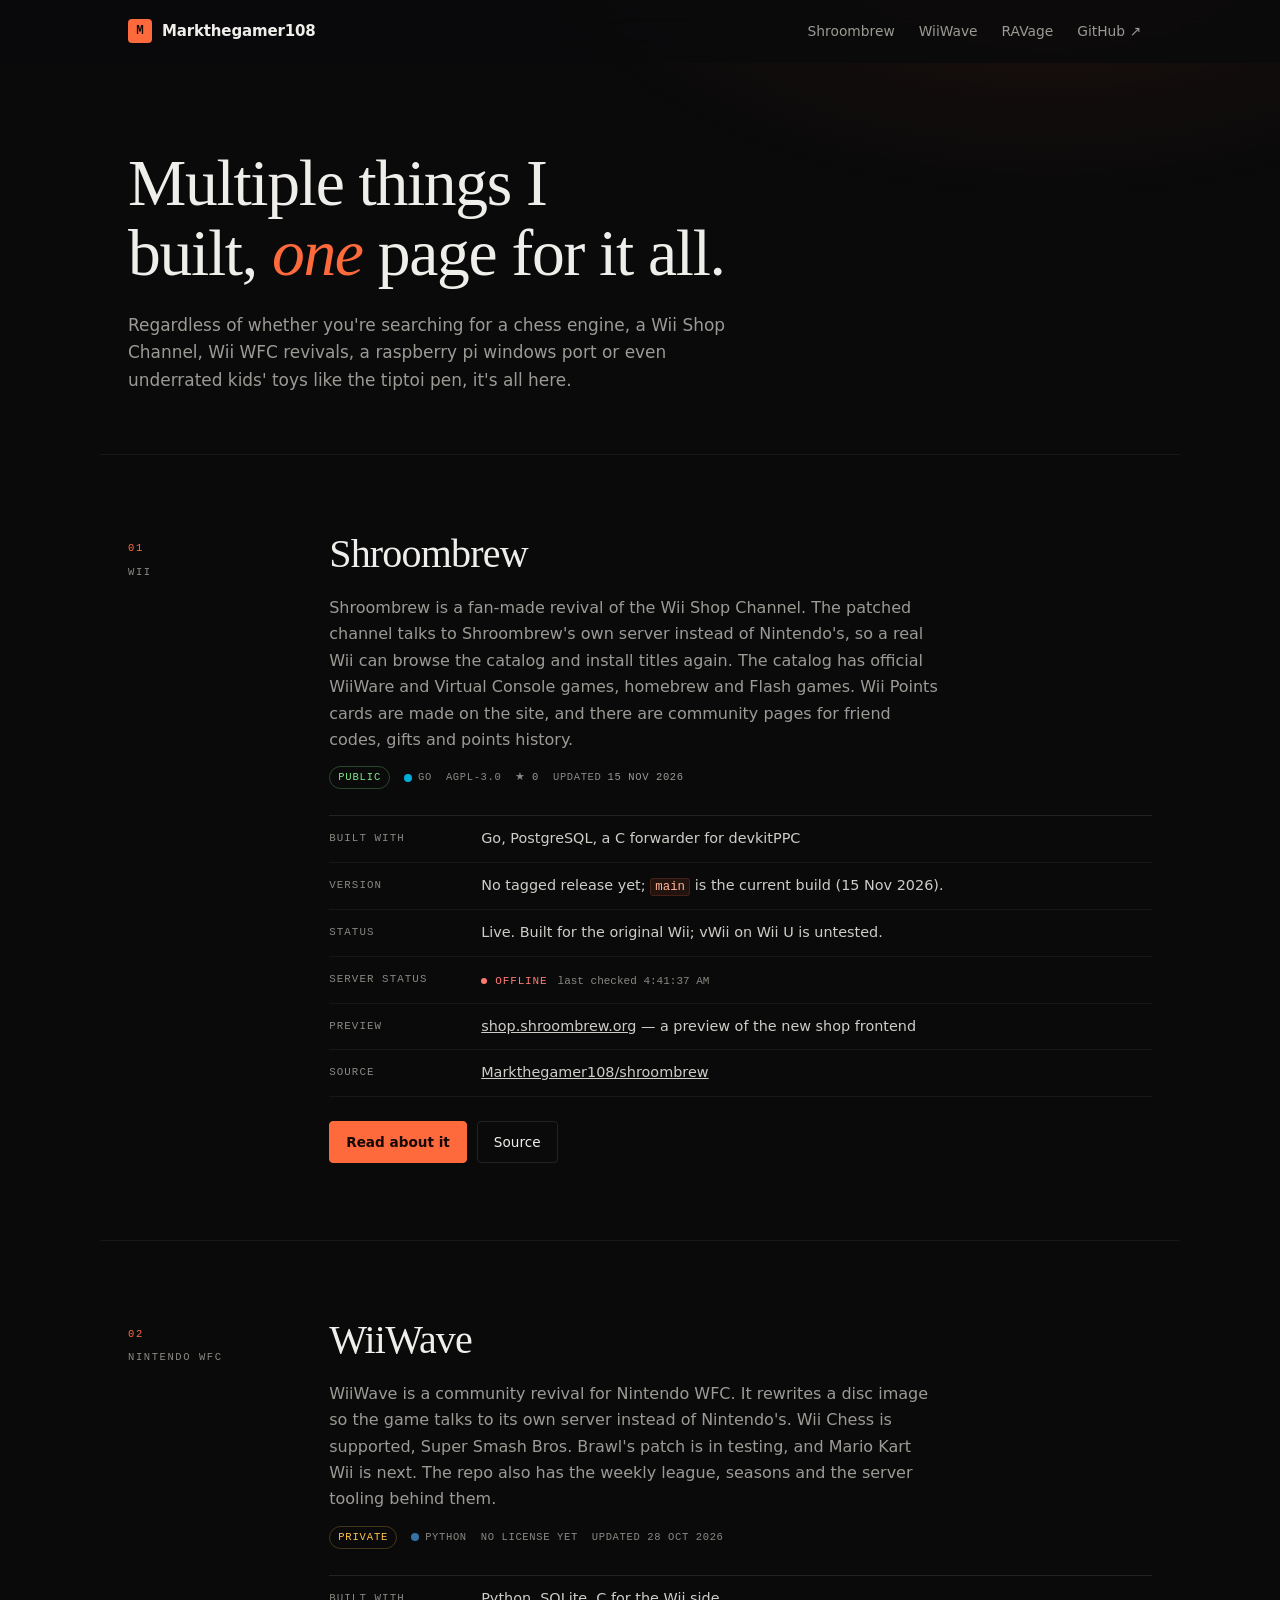
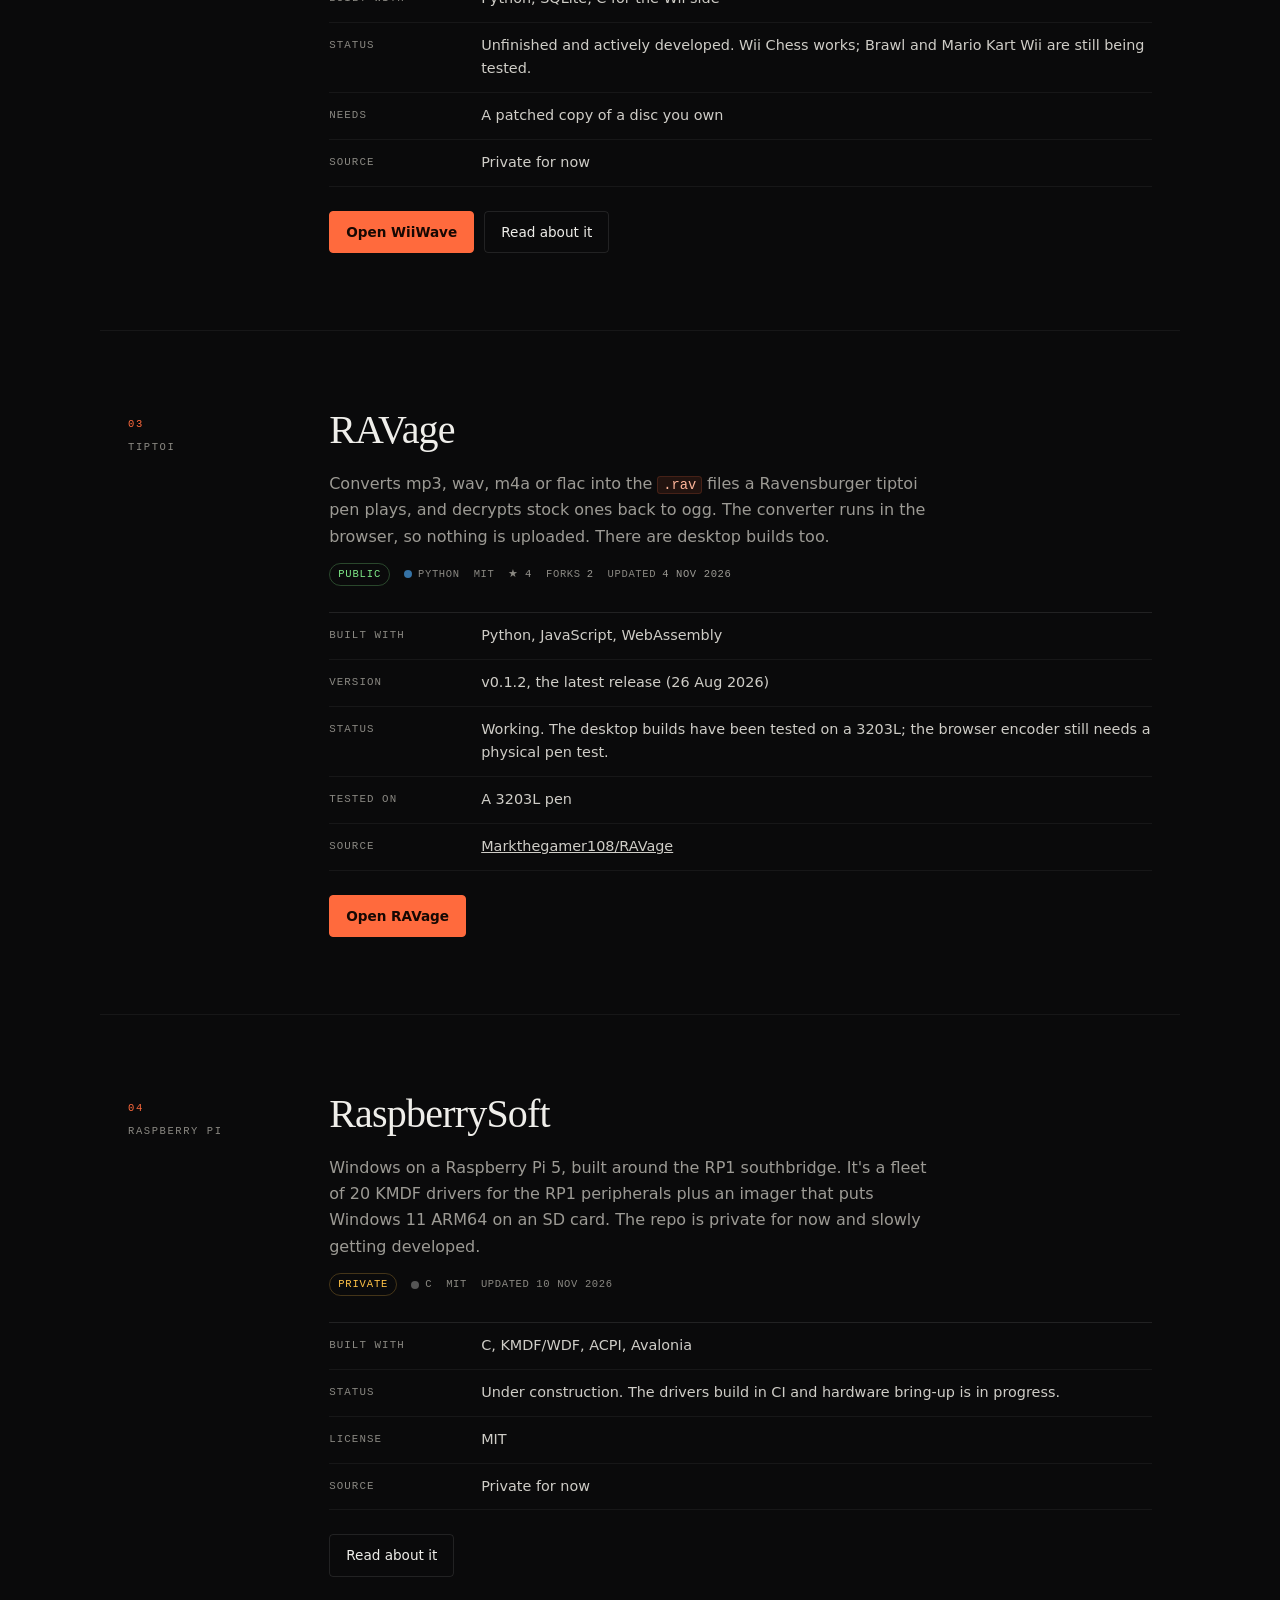
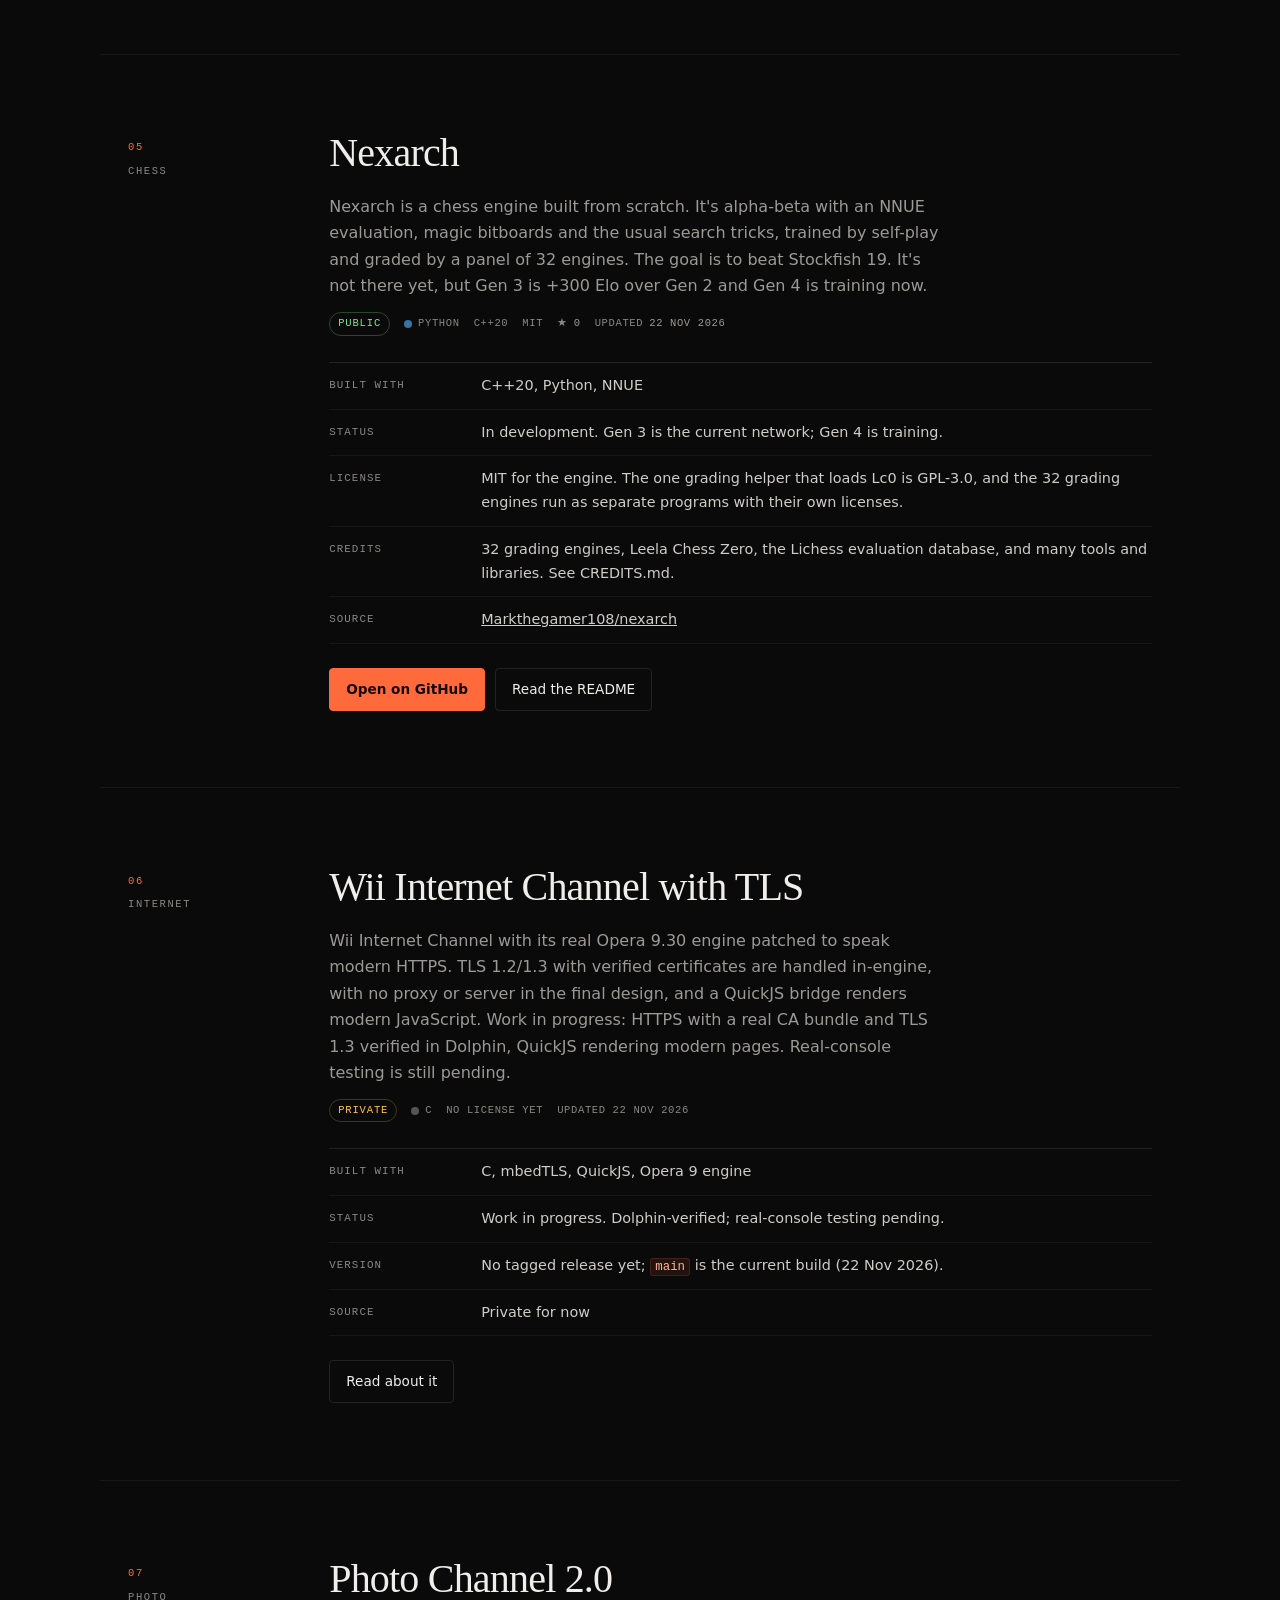
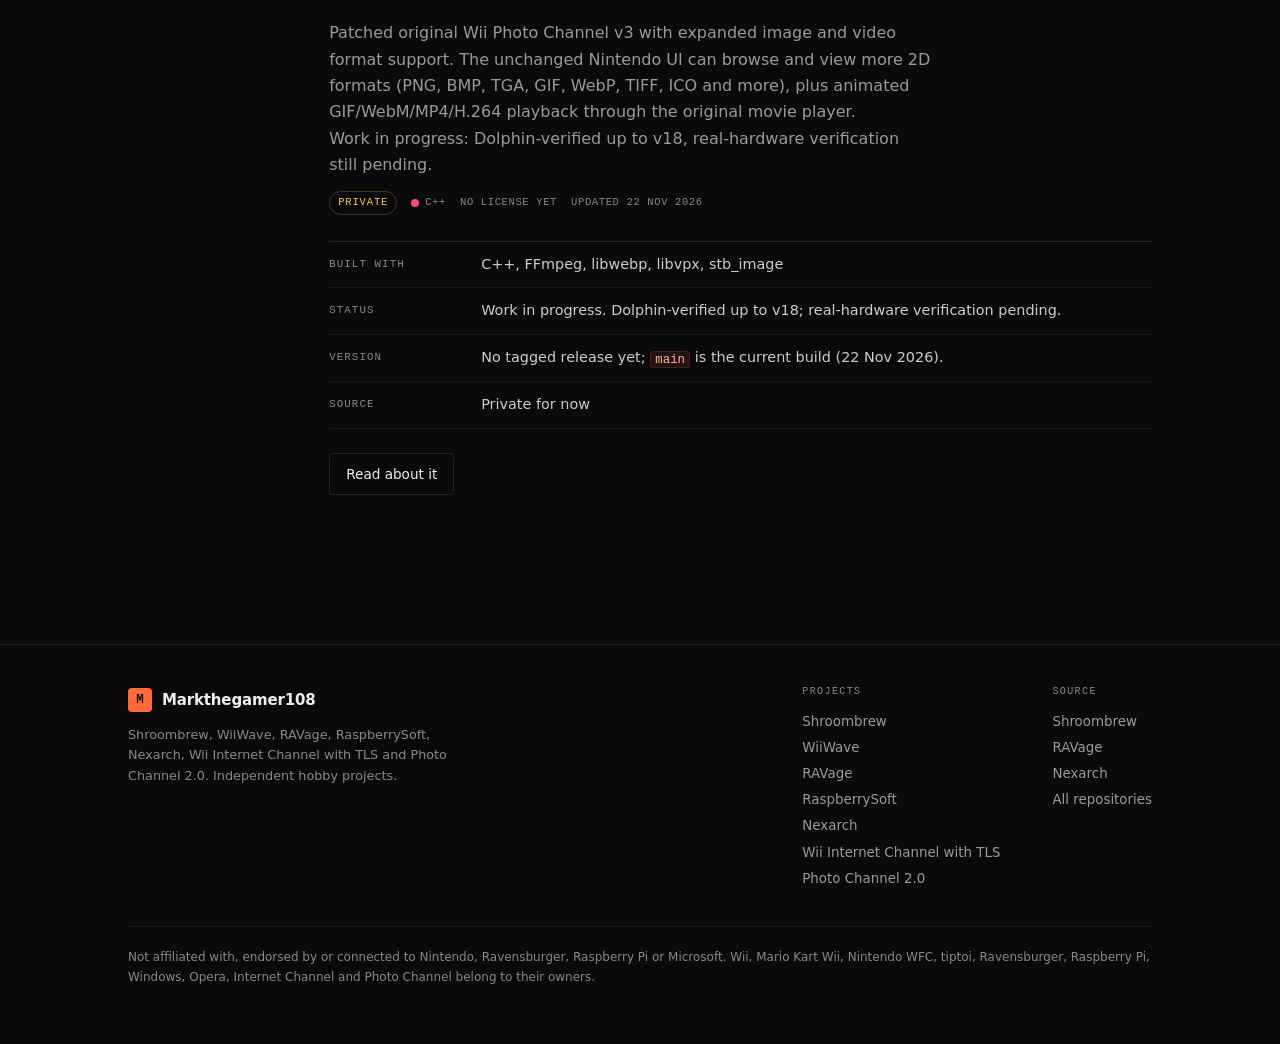
<file: index.html>
<!doctype html>
<html lang="en">
<head>
<meta charset="utf-8">
<meta name="viewport" content="width=device-width, initial-scale=1">
<title>Markthegamer108: Shroombrew, WiiWave, RAVage, RaspberrySoft, Nexarch, Wii Internet Channel with TLS and Photo Channel 2.0</title>
<meta name="description" content="Seven hobby projects: a Wii Shop revival, a Nintendo WFC revival, a tiptoi audio converter, Windows drivers for the Raspberry Pi 5, a chess engine, a modern-TLS Wii Internet Channel, and a patched Wii Photo Channel.">
<meta name="theme-color" content="#0a0a0b">
<meta name="color-scheme" content="dark">
<meta name="google-site-verification" content="6Ea1DqhIRltL9ntr0jAxRYeOnjuvdR1SQRA4jJZ0wN4">
<link rel="icon" href="data:image/svg+xml,%3Csvg xmlns='http://www.w3.org/2000/svg' viewBox='0 0 32 32'%3E%3Crect width='32' height='32' rx='4' fill='%230a0a0b'/%3E%3Cpath d='M7 24V8h3.2l5.8 9.2L21.800 8H25v16h-3V13.400l-5.200 8.200h-1.600L10 13.400V24H7z' fill='%23ff6a3d'/%3E%3C/svg%3E">
<link rel="preconnect" href="https://shop.shroombrew.org" crossorigin>
<link rel="preconnect" href="https://api.github.com" crossorigin>
<link rel="stylesheet" href="/site.css">
</head>
<body>
<header class="nav" id="nav">
  <div class="wrap nav__in">
    <a class="brand" href="/"><span class="brand__mark">M</span> Markthegamer108</a>
    <nav class="nav__links" aria-label="Projects">
      <a href="/shroombrew-info/">Shroombrew</a>
      <a href="/wiiwave/">WiiWave</a>
      <a href="/ravage/">RAVage</a>
      <a class="nav__repo" href="https://github.com/Markthegamer108">GitHub ↗</a>
    </nav>
  </div>
</header>

<main id="top">
  <section class="wrap hero">
    <h1>Multiple things I<br>built, <em>one</em> page for it all.</h1>
    <p class="lede">Regardless of whether you're searching for a chess engine, a Wii Shop Channel, Wii WFC revivals, a raspberry pi windows port or even underrated kids' toys like the tiptoi pen, it's all here.</p>
  </section>

  <section class="wrap sec" id="shroombrew">
    <div class="rail"><b>01</b>Wii</div>
    <div>
      <h2>Shroombrew</h2>
      <p>Shroombrew is a fan-made revival of the Wii Shop Channel. The patched channel talks to Shroombrew's own server instead of Nintendo's, so a real Wii can browse the catalog and install titles again. The catalog has official WiiWare and Virtual Console games, homebrew and Flash games. Wii Points cards are made on the site, and there are community pages for friend codes, gifts and points history.</p>
      <div class="repo-meta" data-repo="shroombrew">
        <span class="repo-vis pub">Public</span>
        <span><i class="lang" style="--lang:#00add8"></i>Go</span>
        <span data-gh="license">AGPL-3.0</span>
        <span>★ <b data-gh="stars">0</b></span>
        <span>Updated <b data-gh="updated">15 Nov 2026</b></span>
      </div>
      <dl class="spec-list">
        <div><dt>Built with</dt><dd>Go, PostgreSQL, a C forwarder for devkitPPC</dd></div>
        <div><dt>Version</dt><dd>No tagged release yet; <code>main</code> is the current build (15 Nov 2026).</dd></div>
        <div><dt>Status</dt><dd>Live. Built for the original Wii; vWii on Wii U is untested.</dd></div>
        <div><dt>Server status</dt><dd><a class="status-pill" id="shroombrew-status" href="https://shroombrew.org/status.html" aria-live="polite"><i></i><span id="shroombrew-status-text">checking</span></a><span class="status-meta" id="shroombrew-status-meta"></span></dd></div>
        <div><dt>Preview</dt><dd><a href="https://shop.shroombrew.org/">shop.shroombrew.org</a> — a preview of the new shop frontend</dd></div>
        <div><dt>Source</dt><dd><a href="https://github.com/Markthegamer108/shroombrew">Markthegamer108/shroombrew</a></dd></div>
      </dl>
      <div class="acts"><a class="btn btn--solid" href="/shroombrew-info/">Read about it</a><a class="btn" href="https://github.com/Markthegamer108/shroombrew">Source</a></div>
    </div>
  </section>

  <section class="wrap sec" id="wiiwave">
    <div class="rail"><b>02</b>Nintendo WFC</div>
    <div>
      <h2>WiiWave</h2>
      <p>WiiWave is a community revival for Nintendo WFC. It rewrites a disc image so the game talks to its own server instead of Nintendo's. Wii Chess is supported, Super Smash Bros. Brawl's patch is in testing, and Mario Kart Wii is next. The repo also has the weekly league, seasons and the server tooling behind them.</p>
      <div class="repo-meta" data-repo="WiiWave">
        <span class="repo-vis priv">Private</span>
        <span><i class="lang" style="--lang:#3572a5"></i>Python</span>
        <span>No license yet</span>
        <span>Updated 28 Oct 2026</span>
      </div>
      <dl class="spec-list">
        <div><dt>Built with</dt><dd>Python, SQLite, C for the Wii side</dd></div>
        <div><dt>Status</dt><dd>Unfinished and actively developed. Wii Chess works; Brawl and Mario Kart Wii are still being tested.</dd></div>
        <div><dt>Needs</dt><dd>A patched copy of a disc you own</dd></div>
        <div><dt>Source</dt><dd>Private for now</dd></div>
      </dl>
      <div class="acts"><a class="btn btn--solid" href="/wiiwave/">Open WiiWave</a><button class="btn" type="button" id="wiiwave-read" aria-controls="wiiwave-read-note" aria-expanded="false">Read about it</button></div>
      <p class="read-note" id="wiiwave-read-note" hidden>Nothing to see here! check back later!</p>
    </div>
  </section>

  <section class="wrap sec" id="ravage">
    <div class="rail"><b>03</b>tiptoi</div>
    <div>
      <h2>RAVage</h2>
      <p>Converts mp3, wav, m4a or flac into the <code>.rav</code> files a Ravensburger tiptoi pen plays, and decrypts stock ones back to ogg. The converter runs in the browser, so nothing is uploaded. There are desktop builds too.</p>
      <div class="repo-meta" data-repo="RAVage">
        <span class="repo-vis pub">Public</span>
        <span><i class="lang" style="--lang:#3572a5"></i>Python</span>
        <span data-gh="license">MIT</span>
        <span>★ <b data-gh="stars">4</b></span>
        <span>Forks <b data-gh="forks">2</b></span>
        <span>Updated <b data-gh="updated">4 Nov 2026</b></span>
      </div>
      <dl class="spec-list">
        <div><dt>Built with</dt><dd>Python, JavaScript, WebAssembly</dd></div>
        <div><dt>Version</dt><dd>v0.1.2, the latest release (26 Aug 2026)</dd></div>
        <div><dt>Status</dt><dd>Working. The desktop builds have been tested on a 3203L; the browser encoder still needs a physical pen test.</dd></div>
        <div><dt>Tested on</dt><dd>A 3203L pen</dd></div>
        <div><dt>Source</dt><dd><a href="https://github.com/Markthegamer108/RAVage">Markthegamer108/RAVage</a></dd></div>
      </dl>
      <div class="acts"><a class="btn btn--solid" href="/ravage/">Open RAVage</a></div>
    </div>
  </section>

  <section class="wrap sec" id="raspberrysoft">
    <div class="rail"><b>04</b>Raspberry Pi</div>
    <div>
      <h2>RaspberrySoft</h2>
      <p>Windows on a Raspberry Pi 5, built around the RP1 southbridge. It's a fleet of 20 KMDF drivers for the RP1 peripherals plus an imager that puts Windows 11 ARM64 on an SD card. The repo is private for now and slowly getting developed.</p>
      <div class="repo-meta" data-repo="raspberrysoft-dev">
        <span class="repo-vis priv">Private</span>
        <span><i class="lang" style="--lang:#555555"></i>C</span>
        <span>MIT</span>
        <span>Updated 10 Nov 2026</span>
      </div>
      <dl class="spec-list">
        <div><dt>Built with</dt><dd>C, KMDF/WDF, ACPI, Avalonia</dd></div>
        <div><dt>Status</dt><dd>Under construction. The drivers build in CI and hardware bring-up is in progress.</dd></div>
        <div><dt>License</dt><dd>MIT</dd></div>
        <div><dt>Source</dt><dd>Private for now</dd></div>
      </dl>
      <div class="acts"><button class="btn" type="button" id="raspberrysoft-read" aria-controls="raspberrysoft-read-note" aria-expanded="false">Read about it</button></div>
      <p class="read-note" id="raspberrysoft-read-note" hidden>Nothing to see here! check back later!</p>
    </div>
  </section>

  <section class="wrap sec" id="nexarch">
    <div class="rail"><b>05</b>Chess</div>
    <div>
      <h2>Nexarch</h2>
      <p>Nexarch is a chess engine built from scratch. It's alpha-beta with an NNUE evaluation, magic bitboards and the usual search tricks, trained by self-play and graded by a panel of 32 engines. The goal is to beat Stockfish 19. It's not there yet, but Gen 3 is +300 Elo over Gen 2 and Gen 4 is training now.</p>
      <div class="repo-meta" data-repo="nexarch">
        <span class="repo-vis pub">Public</span>
        <span><i class="lang" style="--lang:#3572a5"></i>Python</span>
        <span>C++20</span>
        <span data-gh="license">MIT</span>
        <span>★ <b data-gh="stars">0</b></span>
        <span>Updated <b data-gh="updated">22 Nov 2026</b></span>
      </div>
      <dl class="spec-list">
        <div><dt>Built with</dt><dd>C++20, Python, NNUE</dd></div>
        <div><dt>Status</dt><dd>In development. Gen 3 is the current network; Gen 4 is training.</dd></div>
        <div><dt>License</dt><dd>MIT for the engine. The one grading helper that loads Lc0 is GPL-3.0, and the 32 grading engines run as separate programs with their own licenses.</dd></div>
        <div><dt>Credits</dt><dd>32 grading engines, Leela Chess Zero, the Lichess evaluation database, and many tools and libraries. See CREDITS.md.</dd></div>
        <div><dt>Source</dt><dd><a href="https://github.com/Markthegamer108/nexarch">Markthegamer108/nexarch</a></dd></div>
      </dl>
      <div class="acts"><a class="btn btn--solid" href="https://github.com/Markthegamer108/nexarch">Open on GitHub</a><a class="btn" href="https://github.com/Markthegamer108/nexarch#readme">Read the README</a></div>
    </div>
  </section>

  <section class="wrap sec" id="internet-channel-tls">
    <div class="rail"><b>06</b>Internet</div>
    <div>
      <h2>Wii Internet Channel with TLS</h2>
      <p>Wii Internet Channel with its real Opera 9.30 engine patched to speak modern HTTPS. TLS 1.2/1.3 with verified certificates are handled in-engine, with no proxy or server in the final design, and a QuickJS bridge renders modern JavaScript. Work in progress: HTTPS with a real CA bundle and TLS 1.3 verified in Dolphin, QuickJS rendering modern pages. Real-console testing is still pending.</p>
      <div class="repo-meta" data-repo="internet-channel-tls">
        <span class="repo-vis priv">Private</span>
        <span><i class="lang" style="--lang:#555555"></i>C</span>
        <span>No license yet</span>
        <span>Updated 22 Nov 2026</span>
      </div>
      <dl class="spec-list">
        <div><dt>Built with</dt><dd>C, mbedTLS, QuickJS, Opera 9 engine</dd></div>
        <div><dt>Status</dt><dd>Work in progress. Dolphin-verified; real-console testing pending.</dd></div>
        <div><dt>Version</dt><dd>No tagged release yet; <code>main</code> is the current build (22 Nov 2026).</dd></div>
        <div><dt>Source</dt><dd>Private for now</dd></div>
      </dl>
      <div class="acts"><button class="btn" type="button" id="internet-channel-tls-read" aria-controls="internet-channel-tls-read-note" aria-expanded="false">Read about it</button></div>
      <p class="read-note" id="internet-channel-tls-read-note" hidden>Nothing to see here! check back later!</p>
    </div>
  </section>

  <section class="wrap sec" id="photo-channel-2">
    <div class="rail"><b>07</b>Photo</div>
    <div>
      <h2>Photo Channel 2.0</h2>
      <p>Patched original Wii Photo Channel v3 with expanded image and video format support. The unchanged Nintendo UI can browse and view more 2D formats (PNG, BMP, TGA, GIF, WebP, TIFF, ICO and more), plus animated GIF/WebM/MP4/H.264 playback through the original movie player. Work in progress: Dolphin-verified up to v18, real-hardware verification still pending.</p>
      <div class="repo-meta" data-repo="photo-channel-2">
        <span class="repo-vis priv">Private</span>
        <span><i class="lang" style="--lang:#f34b7d"></i>C++</span>
        <span>No license yet</span>
        <span>Updated 22 Nov 2026</span>
      </div>
      <dl class="spec-list">
        <div><dt>Built with</dt><dd>C++, FFmpeg, libwebp, libvpx, stb_image</dd></div>
        <div><dt>Status</dt><dd>Work in progress. Dolphin-verified up to v18; real-hardware verification pending.</dd></div>
        <div><dt>Version</dt><dd>No tagged release yet; <code>main</code> is the current build (22 Nov 2026).</dd></div>
        <div><dt>Source</dt><dd>Private for now</dd></div>
      </dl>
      <div class="acts"><button class="btn" type="button" id="photo-channel-2-read" aria-controls="photo-channel-2-read-note" aria-expanded="false">Read about it</button></div>
      <p class="read-note" id="photo-channel-2-read-note" hidden>Nothing to see here! check back later!</p>
    </div>
  </section>
</main>
<footer class="footer">
  <div class="wrap">
    <div class="footer__in">
      <div class="footer__brand">
        <a class="brand" href="/"><span class="brand__mark">M</span> Markthegamer108</a>
        <p>Shroombrew, WiiWave, RAVage, RaspberrySoft, Nexarch, Wii Internet Channel with TLS and Photo Channel 2.0. Independent hobby projects.</p>
      </div>
      <div class="footer__cols">
        <div class="footer__col"><h3>Projects</h3>
          <a href="/shroombrew-info/">Shroombrew</a><a href="/wiiwave/">WiiWave</a><a href="/ravage/">RAVage</a><a href="/#raspberrysoft">RaspberrySoft</a><a href="/#nexarch">Nexarch</a><a href="/#internet-channel-tls">Wii Internet Channel with TLS</a><a href="/#photo-channel-2">Photo Channel 2.0</a></div>
        <div class="footer__col"><h3>Source</h3>
          <a href="https://github.com/Markthegamer108/shroombrew">Shroombrew</a>
          <a href="https://github.com/Markthegamer108/RAVage">RAVage</a>
          <a href="https://github.com/Markthegamer108/nexarch">Nexarch</a>
          <a href="https://github.com/Markthegamer108">All repositories</a></div>
      </div>
    </div>
    <p class="footer__legal">Not affiliated with, endorsed by or connected to Nintendo, Ravensburger, Raspberry Pi or Microsoft. Wii, Mario Kart Wii, Nintendo WFC, tiptoi, Ravensburger, Raspberry Pi, Windows, Opera, Internet Channel and Photo Channel belong to their owners.</p>
  </div>
</footer>
<script>
(function () {
  var pill = document.getElementById('shroombrew-status');
  var text = document.getElementById('shroombrew-status-text');
  var meta = document.getElementById('shroombrew-status-meta');
  if (!pill || !text || !meta) return;

  var pending = null;

  function paint(ok, ms) {
    pill.classList.remove('ok', 'bad');
    pill.classList.add(ok ? 'ok' : 'bad');
    text.textContent = ok ? 'online' : 'offline';
    meta.textContent = ok
      ? ms + ' ms · checked ' + new Date().toLocaleTimeString()
      : 'last checked ' + new Date().toLocaleTimeString();
  }

  function check() {
    if (pending) pending.abort();
    var xhr = new XMLHttpRequest();
    var started = Date.now();
    pending = xhr;
    xhr.open('GET', 'https://shop.shroombrew.org/healthz?t=' + started, true);
    xhr.timeout = 8000;
    xhr.onreadystatechange = function () {
      if (xhr.readyState !== 4 || pending !== xhr) return;
      pending = null;
      paint(xhr.status === 200 && xhr.responseText.trim() === 'ok', Date.now() - started);
    };
    xhr.send();
  }

  check();
  setInterval(function () { if (!document.hidden) check(); }, 10000);
  document.addEventListener('visibilitychange', function () { if (!document.hidden) check(); });
})();
</script>
<script>
(function () {
  var ids = ['wiiwave', 'internet-channel-tls', 'photo-channel-2', 'raspberrysoft'];
  ids.forEach(function (id) {
    var read = document.getElementById(id + '-read');
    var note = document.getElementById(id + '-read-note');
    if (!read || !note) return;
    read.addEventListener('click', function () {
      var open = note.hidden;
      note.hidden = !open;
      read.setAttribute('aria-expanded', String(open));
    });
  });
})();
</script>
<script>
(function () {
  var repos = ['shroombrew', 'RAVage', 'nexarch'];
  repos.forEach(function (repo) {
    var root = document.querySelector('[data-repo="' + repo + '"]');
    if (!root) return;
    fetch('https://api.github.com/repos/Markthegamer108/' + repo, {
      headers: { Accept: 'application/vnd.github+json' }
    }).then(function (res) {
      if (!res.ok) throw new Error('HTTP ' + res.status);
      return res.json();
    }).then(function (data) {
      function set(name, value) {
        var el = root.querySelector('[data-gh="' + name + '"]');
        if (el && value != null) el.textContent = value;
      }
      set('stars', data.stargazers_count);
      set('forks', data.forks_count);
      set('license', data.license && data.license.spdx_id);
      set('updated', new Date(data.pushed_at).toLocaleDateString(undefined, { day: 'numeric', month: 'short', year: 'numeric' }));
    }).catch(function () {});
  });
})();
</script>
</body>
</html>
</file>
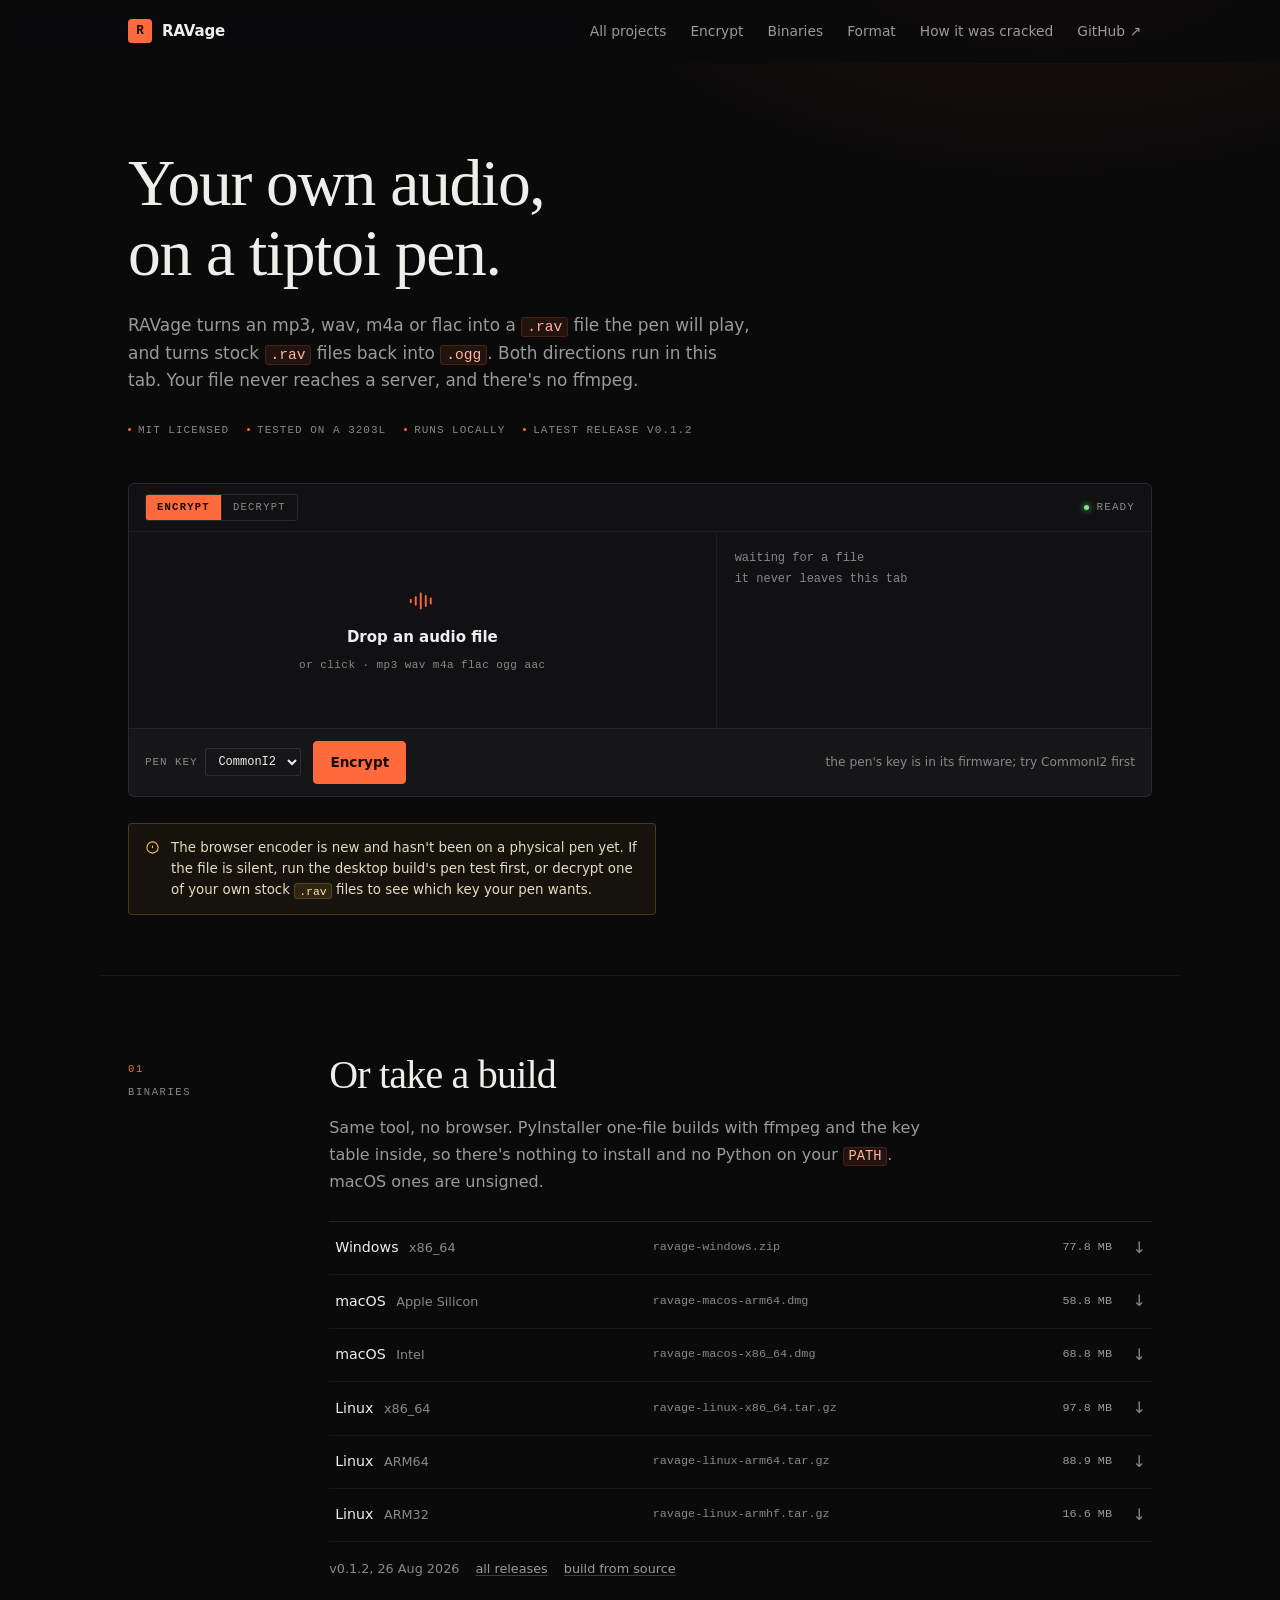
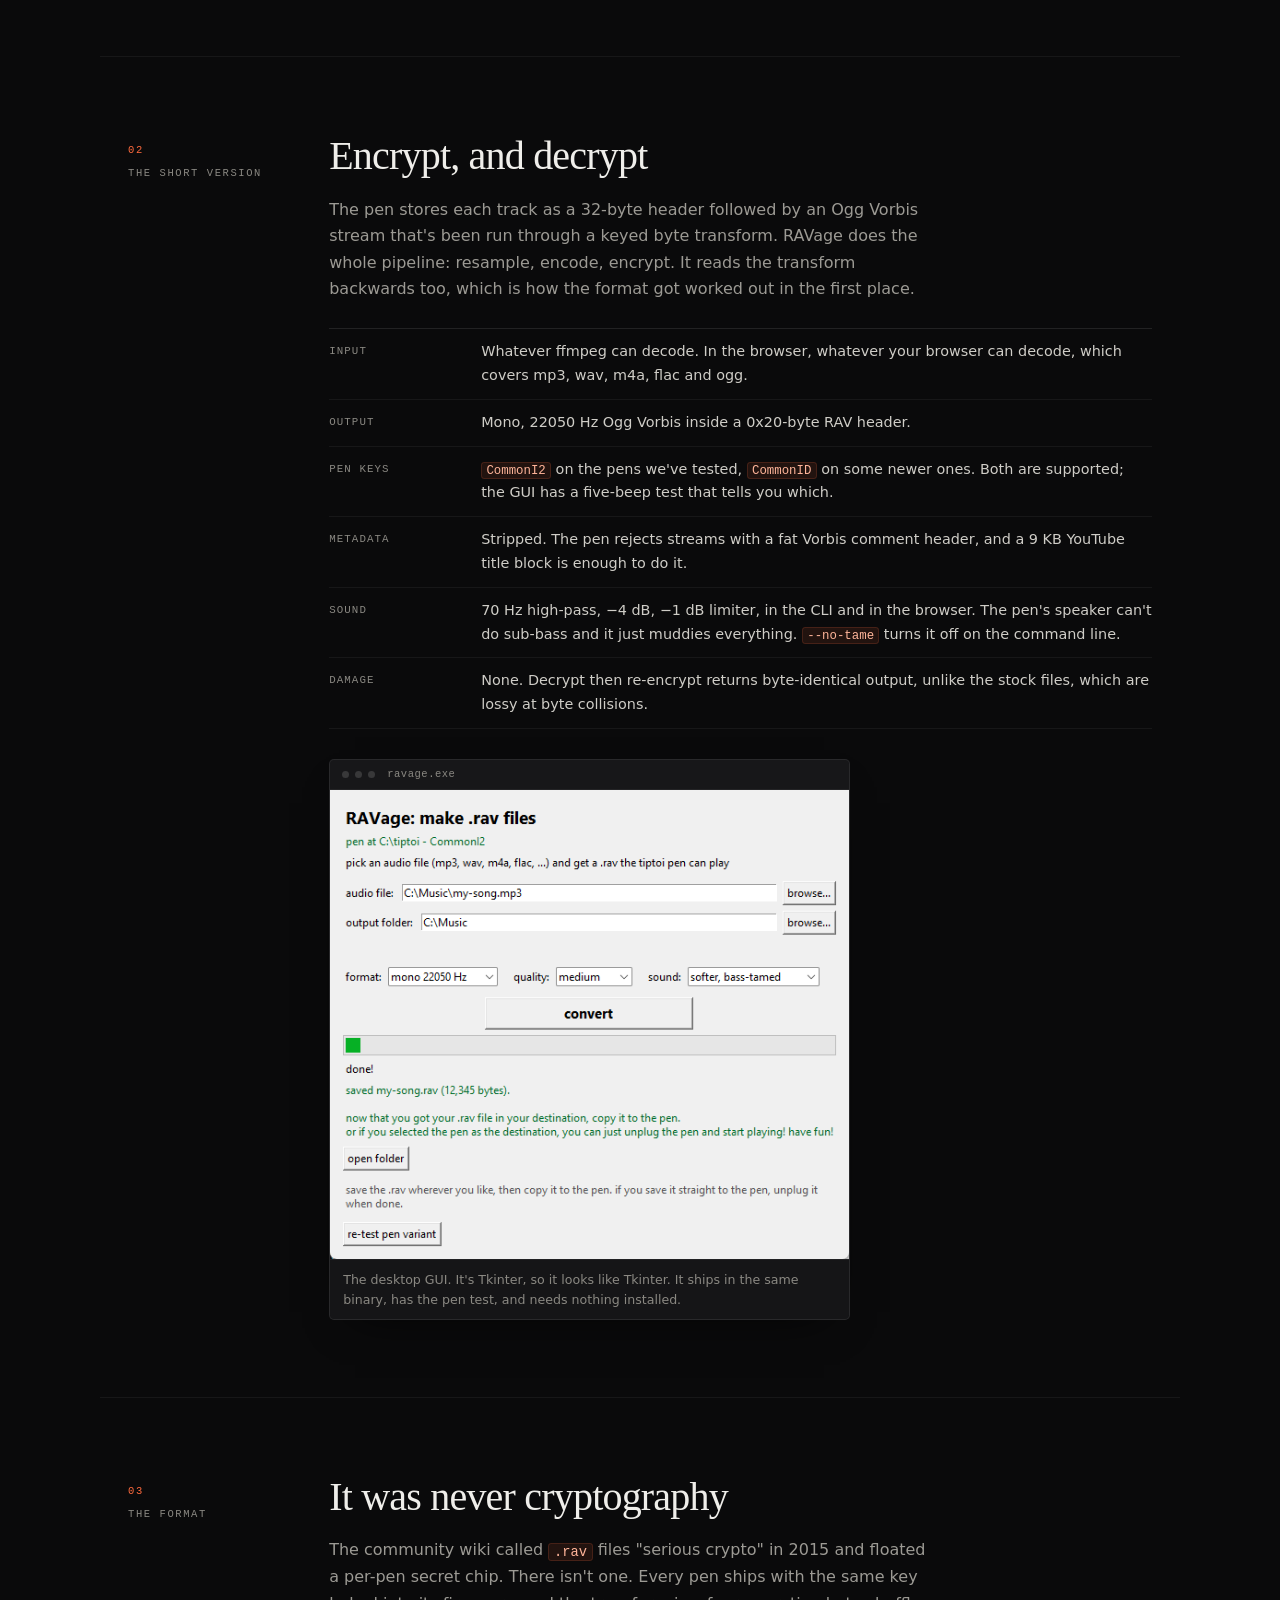
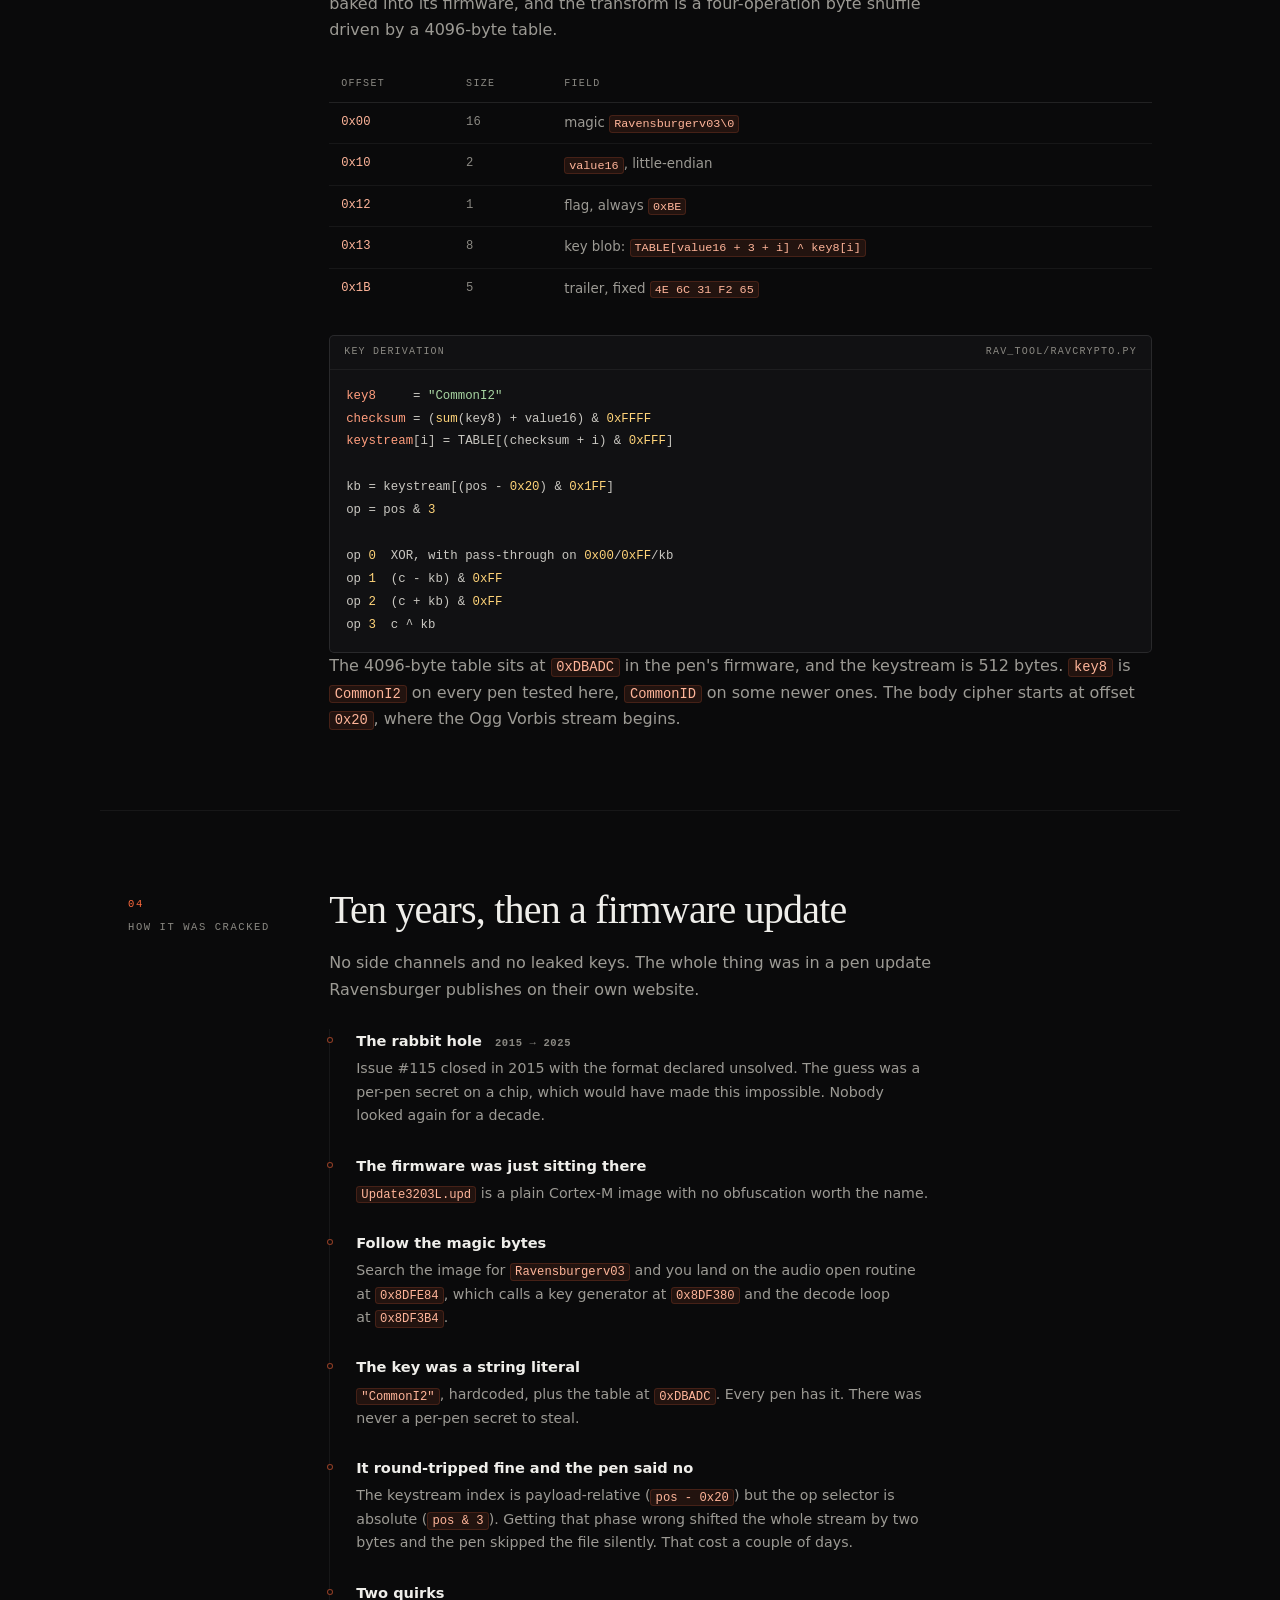
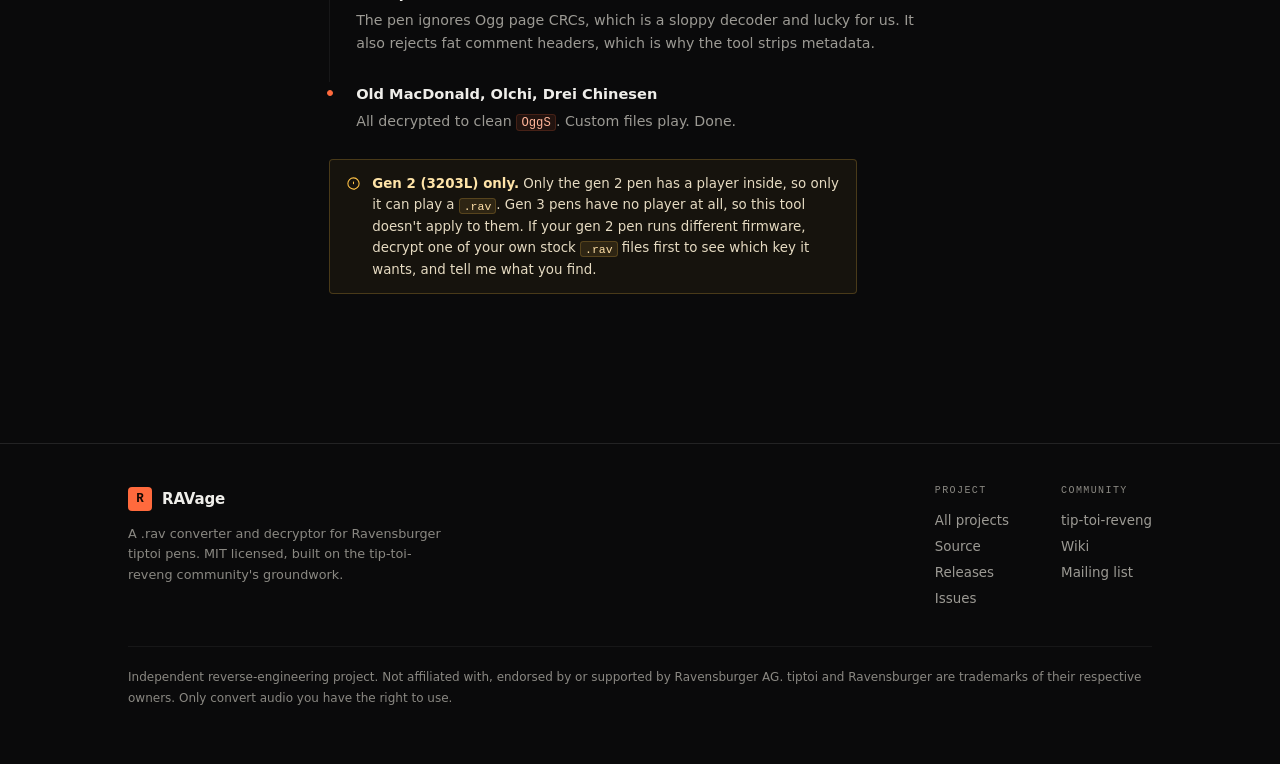
<file: ravage/index.html>
<!doctype html>
<html lang="en" class="no-js">
<head>
<meta charset="utf-8">
<meta name="viewport" content="width=device-width, initial-scale=1">

<title>RAVage: put your own audio on a tiptoi pen, in the browser</title>
<meta name="description" content="Convert mp3, wav, m4a or flac to .rav for a Ravensburger tiptoi pen, or decrypt stock .rav files back to ogg, in the browser. No server involved.">
<link rel="canonical" href="https://markthegamer108.github.io/ravage/">
<link rel="sitemap" type="application/xml" href="../sitemap.xml">
<meta name="theme-color" content="#0a0a0b">
<meta name="color-scheme" content="dark">
<meta name="google-site-verification" content="6Ea1DqhIRltL9ntr0jAxRYeOnjuvdR1SQRA4jJZ0wN4">

<meta property="og:type" content="website">
<meta property="og:title" content="RAVage: put your own audio on a tiptoi pen">
<meta property="og:description" content="Drop an audio file in the browser, get a .rav your tiptoi pen will play. Reverse-engineered from the pen's own firmware.">
<meta property="og:url" content="https://markthegamer108.github.io/ravage/">
<meta property="og:image" content="https://markthegamer108.github.io/ravage/og.png">
<meta property="og:image:width" content="1200">
<meta property="og:image:height" content="630">
<meta property="og:image:alt" content="RAVage: put your own audio on a tiptoi pen.">
<meta name="twitter:image" content="https://markthegamer108.github.io/ravage/og.png">
<meta name="twitter:card" content="summary_large_image">
<meta name="twitter:title" content="RAVage: put your own audio on a tiptoi pen">
<meta name="twitter:description" content="Drop an audio file in the browser, get a .rav your tiptoi pen will play.">
<meta name="twitter:image" content="https://markthegamer108.github.io/ravage/og.png">

<link rel="icon" href="data:image/svg+xml,%3Csvg xmlns='http://www.w3.org/2000/svg' viewBox='0 0 32 32'%3E%3Crect width='32' height='32' rx='4' fill='%230a0a0b'/%3E%3Cpath d='M7 24V8h7.4c3.4 0 5.6 1.9 5.6 5 0 2.3-1.2 4-3.2 4.6l4.2 6.4h-3.6l-3.7-5.9H10V24H7zm3-8.4h4.1c1.7 0 2.7-.9 2.7-2.5S15.8 11 14.1 11H10v4.6z' fill='%23ff6a3d'/%3E%3C/svg%3E">

<style>
:root{
  --bg:#0a0a0b;
  --surface:#111113;
  --surface-2:#161618;
  --line:rgba(255,255,255,.10);
  --line-soft:rgba(255,255,255,.055);
  --text:#efeeea;
  --muted:#9c9a94;
  --muted-2:#8a8882;
  --accent:#ff6a3d;
  --accent-soft:rgba(255,106,61,.10);
  --accent-line:rgba(255,106,61,.30);
  --max:1080px;
  --ease:cubic-bezier(.2,.7,.2,1);

  --sans:ui-sans-serif,system-ui,-apple-system,"Segoe UI",Roboto,"Helvetica Neue",Arial,sans-serif;
  --serif:"Iowan Old Style","Palatino Linotype",Palatino,"Book Antiqua",Georgia,"Times New Roman",serif;
  --mono:ui-monospace,"SF Mono",SFMono-Regular,Menlo,Consolas,"Liberation Mono",monospace;
}

*,*::before,*::after{box-sizing:border-box}
[hidden]{display:none!important}
html{-webkit-text-size-adjust:100%;scroll-behavior:smooth;scroll-padding-top:72px}
body{
  margin:0;background:var(--bg);color:var(--text);
  font-family:var(--sans);font-size:16px;line-height:1.65;
  -webkit-font-smoothing:antialiased;
}
body::before{
  content:"";position:fixed;inset:0;pointer-events:none;z-index:0;
  background:radial-gradient(52rem 30rem at 82% -12%,rgba(255,106,61,.10),transparent 65%);
}
img{max-width:100%;display:block;height:auto}
a{color:inherit}
::selection{background:rgba(255,106,61,.3);color:#fff}
:focus-visible{outline:2px solid var(--accent);outline-offset:3px;border-radius:2px}

.wrap{width:100%;max-width:var(--max);margin-inline:auto;padding-inline:28px;position:relative;z-index:1}

h1,h2,h3{margin:0;font-weight:400}
h1,h2{font-family:var(--serif);letter-spacing:-.02em;line-height:1.06;text-wrap:balance}
h1{font-size:clamp(2.5rem,5.6vw,4.1rem)}
h2{font-size:clamp(1.7rem,3.2vw,2.5rem);line-height:1.12}
h3{font-size:1rem;font-weight:600;letter-spacing:-.01em;line-height:1.4;font-family:var(--sans)}

p{margin:0 0 1.05em}
p:last-child{margin-bottom:0}
.lede{color:var(--muted);font-size:1.06rem;line-height:1.62;max-width:58ch;text-wrap:pretty}
.mono{font-family:var(--mono);font-size:.84em}

code{
  font-family:var(--mono);font-size:.86em;color:#ffb59a;
  background:var(--accent-soft);border:1px solid rgba(255,106,61,.16);
  padding:.06em .34em;border-radius:3px;
}
.sr-only{
  position:absolute;width:1px;height:1px;padding:0;margin:-1px;
  overflow:hidden;clip:rect(0,0,0,0);white-space:nowrap;border:0;
}

.nav{
  position:sticky;top:0;z-index:40;
  background:rgba(10,10,11,.82);
  backdrop-filter:blur(14px);-webkit-backdrop-filter:blur(14px);
  border-bottom:1px solid transparent;transition:border-color .25s var(--ease);
}
.nav[data-stuck="true"]{border-bottom-color:var(--line-soft)}
.nav__in{display:flex;align-items:center;justify-content:space-between;gap:24px;height:62px}

.brand{display:inline-flex;align-items:center;gap:10px;text-decoration:none;font-weight:600;font-size:15px;letter-spacing:-.01em}
.brand__mark{
  width:24px;height:24px;border-radius:4px;display:grid;place-items:center;
  background:var(--accent);color:#140803;font-family:var(--mono);font-size:12.5px;font-weight:700;
}
.nav__links{display:flex;align-items:center;gap:2px}
.nav__links a{
  text-decoration:none;color:var(--muted);font-size:13.8px;padding:7px 11px;border-radius:4px;
  transition:color .18s var(--ease),background .18s var(--ease);
}
.nav__links a:hover{color:var(--text);background:rgba(255,255,255,.05)}
@media (max-width:860px){.nav__links a:not(.nav__repo){display:none}}

.hero{padding-block:clamp(48px,7vw,86px) clamp(40px,5vw,60px)}
.hero h1{margin-bottom:24px}
.hero h1 em{font-style:italic;color:var(--accent)}
.hero__note{
  display:flex;flex-wrap:wrap;gap:6px 18px;margin-top:26px;
  font-family:var(--mono);font-size:11px;letter-spacing:.09em;text-transform:uppercase;color:var(--muted-2);
}
.hero__note span{display:inline-flex;align-items:center;gap:7px}
.hero__note i{width:3px;height:3px;border-radius:50%;background:var(--accent);display:block}

.conv{
  margin-top:clamp(30px,4vw,44px);
  border:1px solid var(--line);
  background:var(--surface);
  border-radius:6px;
  overflow:hidden;
}
.conv__bar{
  display:flex;align-items:center;justify-content:space-between;gap:16px;
  padding:10px 16px;border-bottom:1px solid var(--line-soft);
  font-family:var(--mono);font-size:11px;letter-spacing:.1em;text-transform:uppercase;color:var(--muted-2);
}
.conv__bar span{display:inline-flex;align-items:center;gap:7px}
.conv__bar span::before{
  content:"";width:5px;height:5px;border-radius:50%;background:#7ee787;box-shadow:0 0 6px #7ee787;
}
.modes{display:inline-flex;border:1px solid var(--line);border-radius:3px;overflow:hidden}
.mode{
  font:inherit;font-family:var(--mono);font-size:10.5px;letter-spacing:.12em;text-transform:uppercase;
  padding:4px 11px;background:transparent;color:var(--muted-2);border:0;cursor:pointer;
  transition:background .18s var(--ease),color .18s var(--ease);
}
.mode+.mode{border-left:1px solid var(--line)}
.mode[aria-pressed="true"]{background:var(--accent);color:#160803;font-weight:600}
.mode:hover:not([aria-pressed="true"]){color:var(--text);background:rgba(255,255,255,.045)}
.mode:disabled{opacity:.5;cursor:not-allowed}
.mode:focus-visible{outline:2px solid var(--accent);outline-offset:-2px}

.conv__body{display:grid;grid-template-columns:1.15fr .85fr;min-height:196px}
@media (max-width:760px){.conv__body{grid-template-columns:1fr}}

.conv__drop{
  display:flex;flex-direction:column;align-items:center;justify-content:center;gap:7px;
  padding:34px 24px;border-right:1px solid var(--line-soft);
  cursor:pointer;text-align:center;
  transition:background .2s var(--ease);
}
.conv__drop:hover,.conv__drop[data-over="true"]{background:rgba(255,106,61,.055)}
.conv__drop b{font-size:15px;font-weight:600}
.conv__drop small{color:var(--muted-2);font-family:var(--mono);font-size:11px;letter-spacing:.04em}
.conv__drop svg{width:30px;height:30px;stroke:var(--accent);fill:none;stroke-width:1.5;stroke-linecap:round;stroke-linejoin:round;margin-bottom:2px}
@media (max-width:760px){.conv__drop{border-right:0;border-bottom:1px solid var(--line-soft)}}

.conv__log{
  padding:16px 18px;font-family:var(--mono);font-size:12px;line-height:1.75;
  overflow-y:auto;max-height:220px;color:var(--muted);
}
.conv__log p{margin:0;white-space:pre-wrap;word-break:break-word}
.conv__log .l-prompt{color:var(--accent)}
.conv__log .l-dim{color:var(--muted-2)}
.conv__log .l-ok{color:#7ee787}
.conv__log .l-err{color:#ff7b72}

.conv__foot{
  display:flex;flex-wrap:wrap;align-items:center;gap:12px;
  padding:12px 16px;border-top:1px solid var(--line-soft);background:rgba(255,255,255,.018);
}
.conv__foot label{
  font-family:var(--mono);font-size:11px;letter-spacing:.08em;text-transform:uppercase;color:var(--muted-2);
  display:inline-flex;align-items:center;gap:8px;
}
select{
  font:inherit;font-family:var(--mono);font-size:12px;
  background:var(--surface-2);color:var(--text);
  border:1px solid var(--line);border-radius:3px;padding:5px 8px;cursor:pointer;
}
.conv__spacer{flex:1}
.conv__hint{font-size:12.2px;color:var(--muted-2);margin:0}

.btn{
  display:inline-flex;align-items:center;justify-content:center;gap:8px;
  padding:9px 16px;border-radius:4px;border:1px solid var(--line);
  background:transparent;color:var(--text);
  font:inherit;font-size:13.6px;font-weight:500;text-decoration:none;cursor:pointer;white-space:nowrap;
  transition:background .18s var(--ease),border-color .18s var(--ease),color .18s var(--ease);
}
.btn:hover{background:rgba(255,255,255,.055);border-color:rgba(255,255,255,.2)}
.btn:disabled{opacity:.42;cursor:not-allowed}
.btn--solid{background:var(--accent);border-color:var(--accent);color:#160803;font-weight:600}
.btn--solid:hover{background:#ff7d55;border-color:#ff7d55}
.btn--solid:disabled{background:var(--accent);border-color:var(--accent)}
.btn svg{width:15px;height:15px;flex:none}

.sec{
  display:grid;grid-template-columns:150px minmax(0,1fr);
  gap:clamp(20px,4vw,56px);
  padding-block:clamp(46px,6vw,80px);
  border-top:1px solid var(--line-soft);
}
.sec>*{min-width:0}
@media (max-width:820px){
  .sec{grid-template-columns:1fr;gap:18px}
}
.rail{
  font-family:var(--mono);font-size:10.5px;letter-spacing:.15em;text-transform:uppercase;
  color:var(--muted-2);padding-top:8px;
}
.rail b{display:block;color:var(--accent);font-weight:500;margin-bottom:6px}

.sec h2{margin-bottom:18px}
.sec h2+p{max-width:60ch}
.sec p{color:var(--muted);text-wrap:pretty}

.bins{list-style:none;margin:26px 0 0;padding:0;border-top:1px solid var(--line)}
.bins li{border-bottom:1px solid var(--line-soft)}
.bins a{
  display:grid;grid-template-columns:1.05fr 1.25fr 84px 20px;
  align-items:center;gap:14px;padding:13px 6px;text-decoration:none;
  transition:background .16s var(--ease),padding .16s var(--ease);
}
.bins a:hover{background:rgba(255,255,255,.035);padding-inline:12px}
.bins__os{font-size:14.2px;font-weight:500}
.bins__os em{font-style:normal;color:var(--muted-2);font-weight:400;font-size:12.8px;margin-left:6px}
.bins__file{font-family:var(--mono);font-size:11.8px;color:var(--muted-2);overflow:hidden;text-overflow:ellipsis;white-space:nowrap}
.bins__size{font-family:var(--mono);font-size:11.8px;color:var(--muted);text-align:right}
.bins__arrow{color:var(--muted-2);text-align:right;transition:color .16s var(--ease),transform .16s var(--ease)}
.bins a:hover .bins__arrow{color:var(--accent);transform:translateY(2px)}
@media (max-width:640px){
  .bins a{grid-template-columns:1fr auto 16px;gap:10px;row-gap:2px}
  .bins__file{grid-column:1/-1;grid-row:2;font-size:11px}
  .bins__size{text-align:right}
}
.bins__foot{
  margin-top:16px;font-size:12.8px;color:var(--muted-2);
  display:flex;flex-wrap:wrap;gap:4px 16px;
}
.bins__foot a{color:var(--muted);text-decoration:underline;text-underline-offset:2px;text-decoration-color:rgba(255,255,255,.2)}
.bins__foot a:hover{color:var(--accent)}

.spec-list{margin:26px 0 0;display:grid;gap:0;border-top:1px solid var(--line)}
.spec-list div{
  display:grid;grid-template-columns:132px minmax(0,1fr);gap:20px;
  padding:11px 0;border-bottom:1px solid var(--line-soft);
}
@media (max-width:560px){.spec-list div{grid-template-columns:1fr;gap:2px}}
.spec-list dt{
  font-family:var(--mono);font-size:10.8px;letter-spacing:.1em;text-transform:uppercase;
  color:var(--muted-2);padding-top:3px;
}
.spec-list dd{margin:0;font-size:14.4px;color:#cfcdc7}

.figure{
  margin:30px 0 0;max-width:521px;
  border:1px solid var(--line);border-radius:5px;overflow:hidden;background:var(--surface);
  box-shadow:0 18px 44px -26px rgba(0,0,0,.9);
}
.figure__bar{
  display:flex;align-items:center;gap:6px;height:30px;padding:0 12px;
  border-bottom:1px solid var(--line-soft);background:rgba(255,255,255,.025);
}
.figure__bar i{width:7px;height:7px;border-radius:50%;background:rgba(255,255,255,.14)}
.figure__bar span{margin-left:6px;font-family:var(--mono);font-size:10.5px;color:var(--muted-2);letter-spacing:.05em}
.figure img{width:100%}
.figure figcaption{
  padding:10px 13px;border-top:1px solid var(--line-soft);background:rgba(255,255,255,.015);
  font-size:12.6px;line-height:1.55;color:var(--muted-2);
}

.tbl{width:100%;border-collapse:collapse;margin-top:24px;font-size:13.4px}
.tbl th,.tbl td{text-align:left;padding:9px 12px;border-bottom:1px solid var(--line-soft);vertical-align:top}
.tbl thead th{
  font-family:var(--mono);font-size:10px;letter-spacing:.13em;text-transform:uppercase;
  color:var(--muted-2);font-weight:500;border-bottom-color:var(--line);
}
.tbl td:first-child{font-family:var(--mono);color:#ffb59a;white-space:nowrap;font-size:12.2px}
.tbl td:nth-child(2){font-family:var(--mono);color:var(--muted-2);white-space:nowrap;font-size:12.2px}
.tbl td:last-child{color:var(--muted)}
.tbl tbody tr:last-child td{border-bottom:0}
.tbl code{font-size:.88em}
@media (max-width:560px){
  .tbl th:nth-child(2),.tbl td:nth-child(2){display:none}
  .tbl th,.tbl td{padding:8px 9px}
}

.code{
  margin-top:26px;border:1px solid var(--line);border-radius:5px;background:var(--surface);overflow:hidden;
}
.code__head{
  display:flex;justify-content:space-between;gap:12px;padding:8px 14px;
  border-bottom:1px solid var(--line-soft);
  font-family:var(--mono);font-size:10px;letter-spacing:.12em;text-transform:uppercase;color:var(--muted-2);
}
.code pre{
  margin:0;padding:15px 16px;overflow-x:auto;
  font-family:var(--mono);font-size:12.4px;line-height:1.85;color:#c9c7c1;tab-size:2;
}
.code .k{color:#ff9d7d}
.code .s{color:#a8d5a2}
.code .n{color:#ffd479}

.tl{list-style:none;margin:26px 0 0;padding:0}
.tl li{position:relative;padding:0 0 26px 26px;border-left:1px solid var(--line-soft)}
.tl li:last-child{border-left-color:transparent;padding-bottom:0}
.tl li::before{
  content:"";position:absolute;left:-3.5px;top:8px;width:6px;height:6px;border-radius:50%;
  background:var(--bg);border:1px solid rgba(255,106,61,.55);
}
.tl li:last-child::before{background:var(--accent);border-color:var(--accent)}
.tl b{display:block;font-size:14.6px;font-weight:600;margin-bottom:4px}
.tl b em{font-style:normal;font-family:var(--mono);font-size:10.5px;color:var(--muted-2);margin-left:8px;letter-spacing:.06em}
.tl p{margin:0;font-size:14.2px;max-width:64ch}

.note{
  display:flex;gap:11px;margin-top:26px;padding:13px 16px;max-width:62ch;
  border:1px solid rgba(255,194,71,.22);border-radius:4px;background:rgba(255,194,71,.05);
  font-size:13.4px;color:#e6dbc2;line-height:1.6;
}
.note svg{width:15px;height:15px;flex:none;margin-top:3px;stroke:#ffc247;fill:none;stroke-width:1.7}
.note b{color:#ffe4a8;font-weight:600}
.note code{color:#ffe0a8;background:rgba(255,194,71,.1);border-color:rgba(255,194,71,.2)}

.footer{border-top:1px solid var(--line);padding-block:40px 56px;margin-top:clamp(40px,6vw,72px)}
.footer__in{display:flex;flex-wrap:wrap;gap:32px;justify-content:space-between;align-items:flex-start}
.footer__brand{max-width:32ch}
.footer__brand p{color:var(--muted-2);font-size:12.8px;margin:12px 0 0;line-height:1.6}
.footer__cols{display:flex;gap:52px;flex-wrap:wrap}
.footer__col h3{
  font-family:var(--mono);font-size:10px;letter-spacing:.14em;text-transform:uppercase;
  color:var(--muted-2);font-weight:500;margin:0 0 10px;
}
.footer__col a{display:block;text-decoration:none;color:var(--muted);font-size:13.4px;padding:2px 0;transition:color .16s var(--ease)}
.footer__col a:hover{color:var(--accent)}
.footer__legal{
  margin-top:34px;padding-top:20px;border-top:1px solid var(--line-soft);
  color:var(--muted-2);font-size:12px;line-height:1.7;
}

.js .reveal{opacity:1;transform:none}
@media (prefers-reduced-motion:reduce){
  html{scroll-behavior:auto}
  .js .reveal{opacity:1;transform:none;transition:none}
  *{animation-duration:.001ms!important;transition-duration:.001ms!important}
}
</style>
</head>

<body>

<header class="nav" id="nav">
  <div class="wrap nav__in">
    <a class="brand" href="#top"><span class="brand__mark">R</span> RAVage</a>
    <nav class="nav__links" aria-label="Sections">
      <a href="/">All projects</a>
      <a href="#convert">Encrypt</a>
      <a href="#binaries">Binaries</a>
      <a href="#format">Format</a>
      <a href="#crack">How it was cracked</a>
      <a class="nav__repo" href="https://github.com/Markthegamer108/RAVage" rel="noopener">GitHub ↗</a>
    </nav>
  </div>
</header>

<main id="top">

  <section class="wrap hero" id="convert">
    <h1>Your own audio,<br>on a tiptoi pen.</h1>

    <p class="lede">
      RAVage turns an mp3, wav, m4a or flac into a <code>.rav</code> file the pen will
      play, and turns stock <code>.rav</code> files back into <code>.ogg</code>. Both
      directions run in this tab. Your file never reaches a server, and there's no ffmpeg.
    </p>

    <div class="hero__note">
      <span><i></i>MIT licensed</span>
      <span><i></i>Tested on a 3203L</span>
      <span><i></i>Runs locally</span>
      <span><i></i>Latest release v0.1.2</span>
    </div>

    <div class="conv" id="conv">
      <div class="conv__bar">
        <div class="modes" role="group" aria-label="Mode">
          <button type="button" class="mode" id="mode-encrypt" aria-pressed="true">Encrypt</button>
          <button type="button" class="mode" id="mode-decrypt" aria-pressed="false">Decrypt</button>
        </div>
        <span id="conv-status">ready</span>
      </div>

      <div class="conv__body">
        <label class="conv__drop" id="drop" for="file">
          <svg viewBox="0 0 24 24" aria-hidden="true"><path d="M3 11v2"/><path d="M7 9v6"/><path d="M11 6v12"/><path d="M15 8v8"/><path d="M19 10v4"/></svg>
          <b id="drop-title">Drop an audio file</b>
          <small id="drop-sub">or click · mp3 wav m4a flac ogg aac</small>
          <input type="file" id="file" accept="audio/*,.mp3,.wav,.m4a,.flac,.ogg,.aac,.aiff" hidden>
        </label>

        <div class="conv__log" id="log" aria-live="polite">
          <p class="l-dim">waiting for a file</p>
          <p class="l-dim">it never leaves this tab</p>
        </div>
      </div>

      <div class="conv__foot">
        <label for="key" id="keyrow">pen key
          <select id="key">
            <option value="CommonI2">CommonI2</option>
            <option value="CommonID">CommonID</option>
          </select>
        </label>
        <button class="btn btn--solid" id="go">Encrypt</button>
        <a class="btn" id="save" hidden download>Download .rav</a>
        <span class="conv__spacer"></span>
        <p class="conv__hint" id="hint">the pen's key is in its firmware; try CommonI2 first</p>
      </div>
    </div>

    <div class="note">
      <svg viewBox="0 0 24 24" aria-hidden="true"><path d="M12 9v4"/><path d="M12 17h.01"/><circle cx="12" cy="12" r="9"/></svg>
      <div>
        The browser encoder is new and hasn't been on a physical pen yet. If the file is
        silent, run the desktop build's pen test first, or decrypt one of your own stock
        <code>.rav</code> files to see which key your pen wants.
      </div>
    </div>
  </section>

  <section class="wrap sec reveal" id="binaries">
    <div class="rail"><b>01</b>Binaries</div>
    <div>
      <h2>Or take a build</h2>
      <p>
        Same tool, no browser. PyInstaller one-file builds with ffmpeg and the key
        table inside, so there's nothing to install and no Python on your <code>PATH</code>.
        macOS ones are unsigned.
      </p>

      <ul class="bins">
        <li><a href="https://github.com/Markthegamer108/RAVage/releases/download/v0.1.2/ravage-windows.zip">
          <span class="bins__os">Windows <em>x86_64</em></span>
          <span class="bins__file">ravage-windows.zip</span>
          <span class="bins__size">77.8 MB</span>
          <span class="bins__arrow">↓</span>
        </a></li>
        <li><a href="https://github.com/Markthegamer108/RAVage/releases/download/v0.1.2/ravage-macos-arm64.dmg">
          <span class="bins__os">macOS <em>Apple Silicon</em></span>
          <span class="bins__file">ravage-macos-arm64.dmg</span>
          <span class="bins__size">58.8 MB</span>
          <span class="bins__arrow">↓</span>
        </a></li>
        <li><a href="https://github.com/Markthegamer108/RAVage/releases/download/v0.1.2/ravage-macos-x86_64.dmg">
          <span class="bins__os">macOS <em>Intel</em></span>
          <span class="bins__file">ravage-macos-x86_64.dmg</span>
          <span class="bins__size">68.8 MB</span>
          <span class="bins__arrow">↓</span>
        </a></li>
        <li><a href="https://github.com/Markthegamer108/RAVage/releases/download/v0.1.2/ravage-linux-x86_64.tar.gz">
          <span class="bins__os">Linux <em>x86_64</em></span>
          <span class="bins__file">ravage-linux-x86_64.tar.gz</span>
          <span class="bins__size">97.8 MB</span>
          <span class="bins__arrow">↓</span>
        </a></li>
        <li><a href="https://github.com/Markthegamer108/RAVage/releases/download/v0.1.2/ravage-linux-arm64.tar.gz">
          <span class="bins__os">Linux <em>ARM64</em></span>
          <span class="bins__file">ravage-linux-arm64.tar.gz</span>
          <span class="bins__size">88.9 MB</span>
          <span class="bins__arrow">↓</span>
        </a></li>
        <li><a href="https://github.com/Markthegamer108/RAVage/releases/download/v0.1.2/ravage-linux-armhf.tar.gz">
          <span class="bins__os">Linux <em>ARM32</em></span>
          <span class="bins__file">ravage-linux-armhf.tar.gz</span>
          <span class="bins__size">16.6 MB</span>
          <span class="bins__arrow">↓</span>
        </a></li>
      </ul>

      <div class="bins__foot">
        <span>v0.1.2, 26 Aug 2026</span>
        <a href="https://github.com/Markthegamer108/RAVage/releases">all releases</a>
        <a href="https://github.com/Markthegamer108/RAVage#readme">build from source</a>
      </div>
    </div>
  </section>

  <section class="wrap sec reveal">
    <div class="rail"><b>02</b>The short version</div>
    <div>
      <h2>Encrypt, and decrypt</h2>
      <p>
        The pen stores each track as a 32-byte header followed by an Ogg Vorbis stream
        that's been run through a keyed byte transform. RAVage does the whole pipeline:
        resample, encode, encrypt. It reads the transform backwards too, which is how
        the format got worked out in the first place.
      </p>

      <dl class="spec-list">
        <div><dt>Input</dt><dd>Whatever ffmpeg can decode. In the browser, whatever your browser can decode, which covers mp3, wav, m4a, flac and ogg.</dd></div>
        <div><dt>Output</dt><dd>Mono, 22050 Hz Ogg Vorbis inside a 0x20-byte RAV header.</dd></div>
        <div><dt>Pen keys</dt><dd><code>CommonI2</code> on the pens we've tested, <code>CommonID</code> on some newer ones. Both are supported; the GUI has a five-beep test that tells you which.</dd></div>
        <div><dt>Metadata</dt><dd>Stripped. The pen rejects streams with a fat Vorbis comment header, and a 9 KB YouTube title block is enough to do it.</dd></div>
        <div><dt>Sound</dt><dd>70 Hz high-pass, −4 dB, −1 dB limiter, in the CLI and in the browser. The pen's speaker can't do sub-bass and it just muddies everything. <code>--no-tame</code> turns it off on the command line.</dd></div>
        <div><dt>Damage</dt><dd>None. Decrypt then re-encrypt returns byte-identical output, unlike the stock files, which are lossy at byte collisions.</dd></div>
      </dl>

      <figure class="figure">
        <div class="figure__bar" aria-hidden="true"><i></i><i></i><i></i><span>ravage.exe</span></div>
        <img src="gui.png" width="521" height="461" loading="lazy" decoding="async"
             alt="RAVage desktop GUI: audio file and output folder fields, format and quality selectors, a sound-shaping menu, and a convert button.">
        <figcaption>The desktop GUI. It's Tkinter, so it looks like Tkinter. It ships in the same binary, has the pen test, and needs nothing installed.</figcaption>
      </figure>
    </div>
  </section>

  <section class="wrap sec reveal" id="format">
    <div class="rail"><b>03</b>The format</div>
    <div>
      <h2>It was never cryptography</h2>
      <p>
        The community wiki called <code>.rav</code> files "serious crypto" in 2015 and
        floated a per-pen secret chip. There isn't one. Every pen ships with the same key
        baked into its firmware, and the transform is a four-operation byte shuffle driven
        by a 4096-byte table.
      </p>

      <table class="tbl">
        <caption class="sr-only">RAV header layout</caption>
        <thead><tr><th scope="col">Offset</th><th scope="col">Size</th><th scope="col">Field</th></tr></thead>
        <tbody>
          <tr><td>0x00</td><td>16</td><td>magic <code>Ravensburgerv03\0</code></td></tr>
          <tr><td>0x10</td><td>2</td><td><code>value16</code>, little-endian</td></tr>
          <tr><td>0x12</td><td>1</td><td>flag, always <code>0xBE</code></td></tr>
          <tr><td>0x13</td><td>8</td><td>key blob: <code>TABLE[value16 + 3 + i] ^ key8[i]</code></td></tr>
          <tr><td>0x1B</td><td>5</td><td>trailer, fixed <code>4E 6C 31 F2 65</code></td></tr>
        </tbody>
      </table>

      <div class="code">
        <div class="code__head"><span>key derivation</span><span>rav_tool/ravcrypto.py</span></div>
<pre><span class="k">key8</span>     = <span class="s">"CommonI2"</span>
<span class="k">checksum</span> = (<span class="n">sum</span>(key8) + value16) &amp; <span class="n">0xFFFF</span>
<span class="k">keystream</span>[i] = TABLE[(checksum + i) &amp; <span class="n">0xFFF</span>]

kb = keystream[(pos - <span class="n">0x20</span>) &amp; <span class="n">0x1FF</span>]
op = pos &amp; <span class="n">3</span>

op <span class="n">0</span>  XOR, with pass-through on <span class="n">0x00</span>/<span class="n">0xFF</span>/kb
op <span class="n">1</span>  (c - kb) &amp; <span class="n">0xFF</span>
op <span class="n">2</span>  (c + kb) &amp; <span class="n">0xFF</span>
op <span class="n">3</span>  c ^ kb</pre>
      </div>

      <p>
        The 4096-byte table sits at <code>0xDBADC</code> in the pen's firmware, and the
        keystream is 512 bytes. <code>key8</code> is <code>CommonI2</code> on every pen tested
        here, <code>CommonID</code> on some newer ones. The body cipher starts at offset
        <code>0x20</code>, where the Ogg Vorbis stream begins.
      </p>
    </div>
  </section>

  <section class="wrap sec reveal" id="crack">
    <div class="rail"><b>04</b>How it was cracked</div>
    <div>
      <h2>Ten years, then a firmware update</h2>
      <p>
        No side channels and no leaked keys. The whole thing was in a pen update
        Ravensburger publishes on their own website.
      </p>

      <ol class="tl">
        <li>
          <b>The rabbit hole <em>2015 → 2025</em></b>
          <p>Issue #115 closed in 2015 with the format declared unsolved. The guess was a per-pen secret on a chip, which would have made this impossible. Nobody looked again for a decade.</p>
        </li>
        <li>
          <b>The firmware was just sitting there</b>
          <p><code>Update3203L.upd</code> is a plain Cortex-M image with no obfuscation worth the name.</p>
        </li>
        <li>
          <b>Follow the magic bytes</b>
          <p>Search the image for <code>Ravensburgerv03</code> and you land on the audio open routine at <code>0x8DFE84</code>, which calls a key generator at <code>0x8DF380</code> and the decode loop at <code>0x8DF3B4</code>.</p>
        </li>
        <li>
          <b>The key was a string literal</b>
          <p><code>"CommonI2"</code>, hardcoded, plus the table at <code>0xDBADC</code>. Every pen has it. There was never a per-pen secret to steal.</p>
        </li>
        <li>
          <b>It round-tripped fine and the pen said no</b>
          <p>The keystream index is payload-relative (<code>pos - 0x20</code>) but the op selector is absolute (<code>pos &amp; 3</code>). Getting that phase wrong shifted the whole stream by two bytes and the pen skipped the file silently. That cost a couple of days.</p>
        </li>
        <li>
          <b>Two quirks</b>
          <p>The pen ignores Ogg page CRCs, which is a sloppy decoder and lucky for us. It also rejects fat comment headers, which is why the tool strips metadata.</p>
        </li>
        <li>
          <b>Old MacDonald, Olchi, Drei Chinesen</b>
          <p>All decrypted to clean <code>OggS</code>. Custom files play. Done.</p>
        </li>
      </ol>

      <div class="note">
        <svg viewBox="0 0 24 24" aria-hidden="true"><path d="M12 9v4"/><path d="M12 17h.01"/><circle cx="12" cy="12" r="9"/></svg>
        <div>
          <b>Gen 2 (3203L) only.</b> Only the gen 2 pen has a player inside, so only it
         can play a <code>.rav</code>. Gen 3 pens have no player at all, so this tool
         doesn't apply to them. If your gen 2 pen runs different firmware, decrypt one
         of your own stock <code>.rav</code> files first to see which key it wants, and
         tell me what you find.
        </div>
      </div>
    </div>
  </section>
</main>

<footer class="footer">
  <div class="wrap">
    <div class="footer__in">
      <div class="footer__brand">
        <a class="brand" href="#top"><span class="brand__mark">R</span> RAVage</a>
        <p>A .rav converter and decryptor for Ravensburger tiptoi pens. MIT licensed, built on the tip-toi-reveng community's groundwork.</p>
      </div>
      <div class="footer__cols">
        <div class="footer__col">
          <h3>Project</h3>
          <a href="/">All projects</a>
          <a href="https://github.com/Markthegamer108/RAVage">Source</a>
          <a href="https://github.com/Markthegamer108/RAVage/releases">Releases</a>
          <a href="https://github.com/Markthegamer108/RAVage/issues">Issues</a>
        </div>
        <div class="footer__col">
          <h3>Community</h3>
          <a href="https://github.com/entropia/tip-toi-reveng">tip-toi-reveng</a>
          <a href="https://github.com/entropia/tip-toi-reveng/wiki">Wiki</a>
          <a href="https://lists.nomeata.de/mailman/listinfo/tiptoi">Mailing list</a>
        </div>
      </div>
    </div>
    <p class="footer__legal">
      Independent reverse-engineering project. Not affiliated with, endorsed by or supported
      by Ravensburger AG. tiptoi and Ravensburger are trademarks of their respective owners.
      Only convert audio you have the right to use.
    </p>
  </div>
</footer>

<script type="application/ld+json">
{
  "@context": "https://schema.org",
  "@type": "SoftwareApplication",
  "name": "RAVage",
  "description": "Converts audio files to .rav for Ravensburger tiptoi pens in the browser or from the command line, and decrypts stock .rav files back to Ogg Vorbis.",
  "applicationCategory": "MultimediaApplication",
  "operatingSystem": "Any (browser), Windows, macOS, Linux",
  "url": "https://markthegamer108.github.io/ravage/",
  "codeRepository": "https://github.com/Markthegamer108/RAVage",
  "downloadUrl": "https://github.com/Markthegamer108/RAVage/releases/latest",
  "license": "https://opensource.org/licenses/MIT",
  "softwareVersion": "0.1.2",
  "offers": { "@type": "Offer", "price": "0", "priceCurrency": "USD" }
}
</script>

<script>
document.documentElement.classList.remove('no-js');
document.documentElement.classList.add('js');

(function () {
  var nav = document.getElementById('nav');
  var onScroll = function () { nav.dataset.stuck = window.scrollY > 6 ? 'true' : 'false'; };
  onScroll();
  window.addEventListener('scroll', onScroll, { passive: true });

  var reduce = window.matchMedia('(prefers-reduced-motion: reduce)').matches;
  var items = document.querySelectorAll('.reveal');
  if (reduce || !('IntersectionObserver' in window)) {
    items.forEach(function (el) { el.classList.add('in'); });
  } else {
    var io = new IntersectionObserver(function (es) {
      es.forEach(function (e) {
        if (e.isIntersecting) { e.target.classList.add('in'); io.unobserve(e.target); }
      });
    }, { rootMargin: '0px 0px -6% 0px', threshold: 0.04 });
    items.forEach(function (el) { io.observe(el); });
  }
})();
</script>

<script type="module" src="app.js?v=20261031"></script>
</body>
</html>
</file>
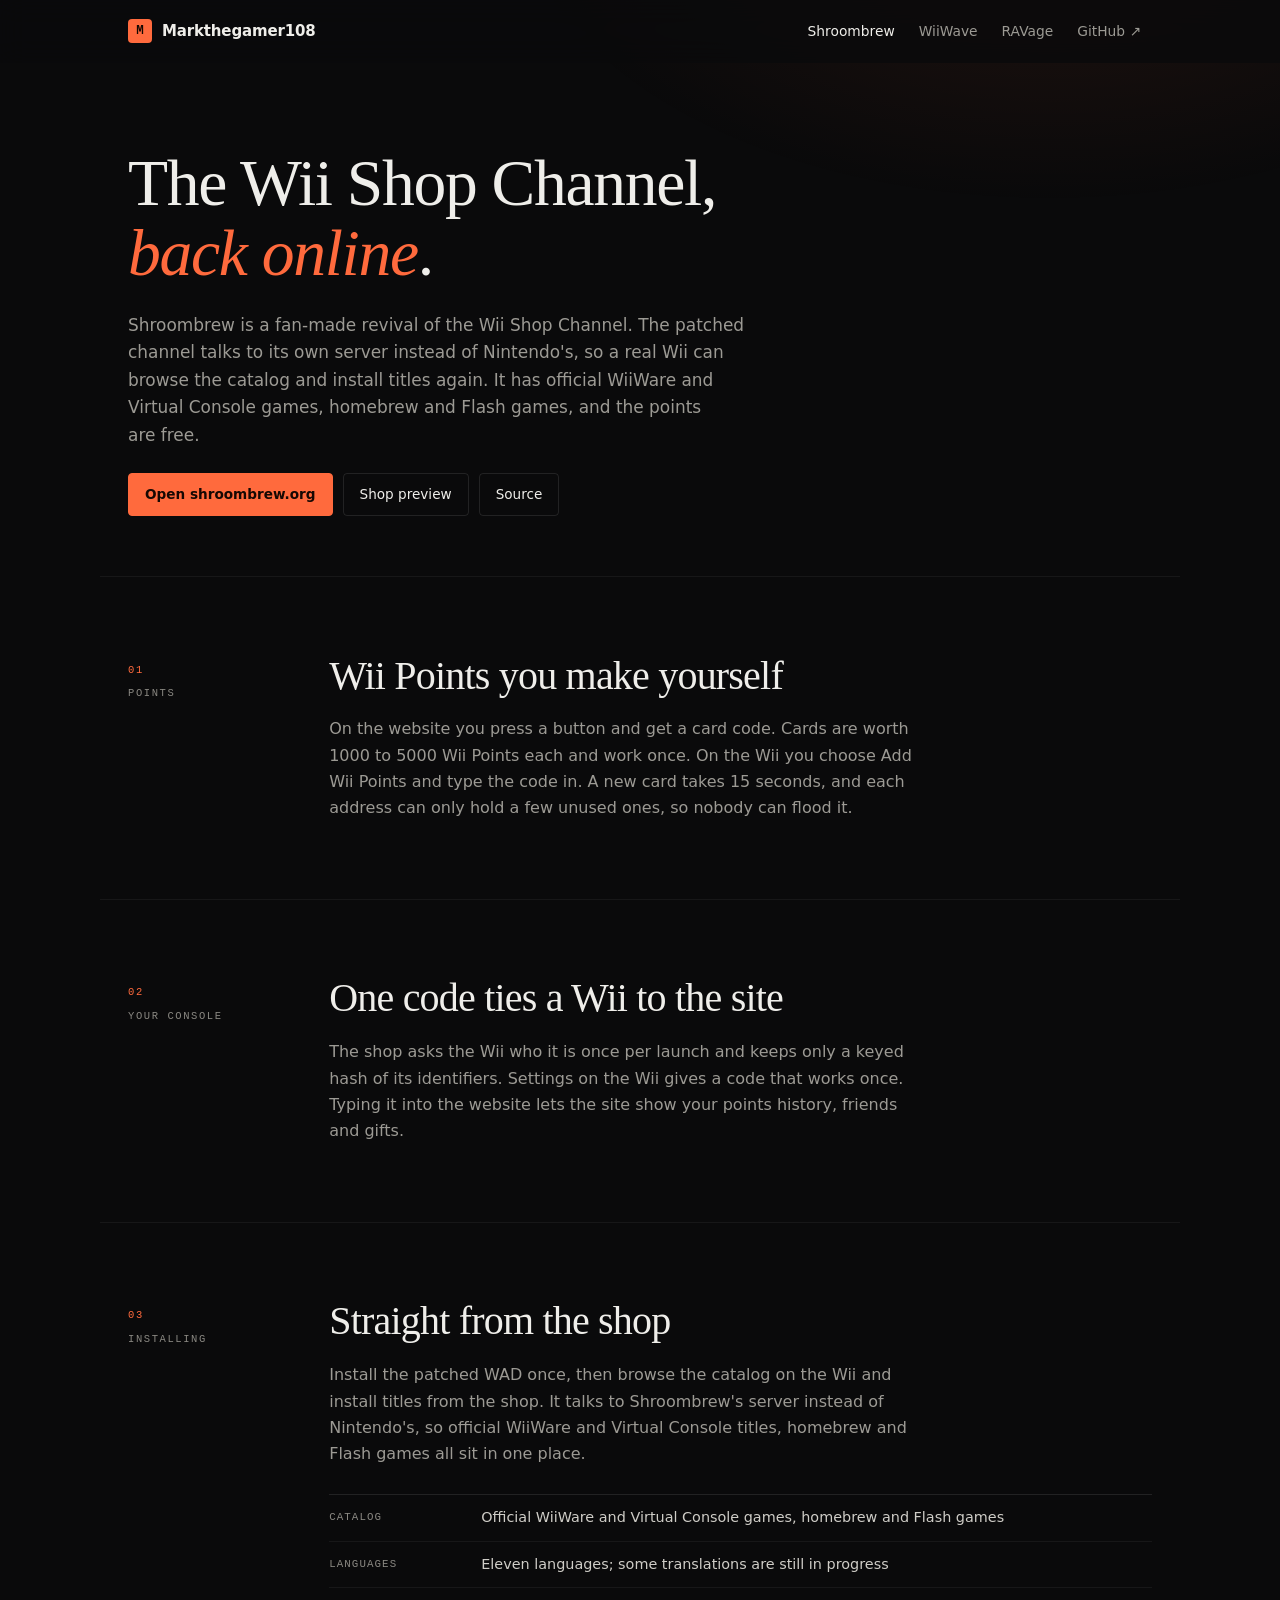
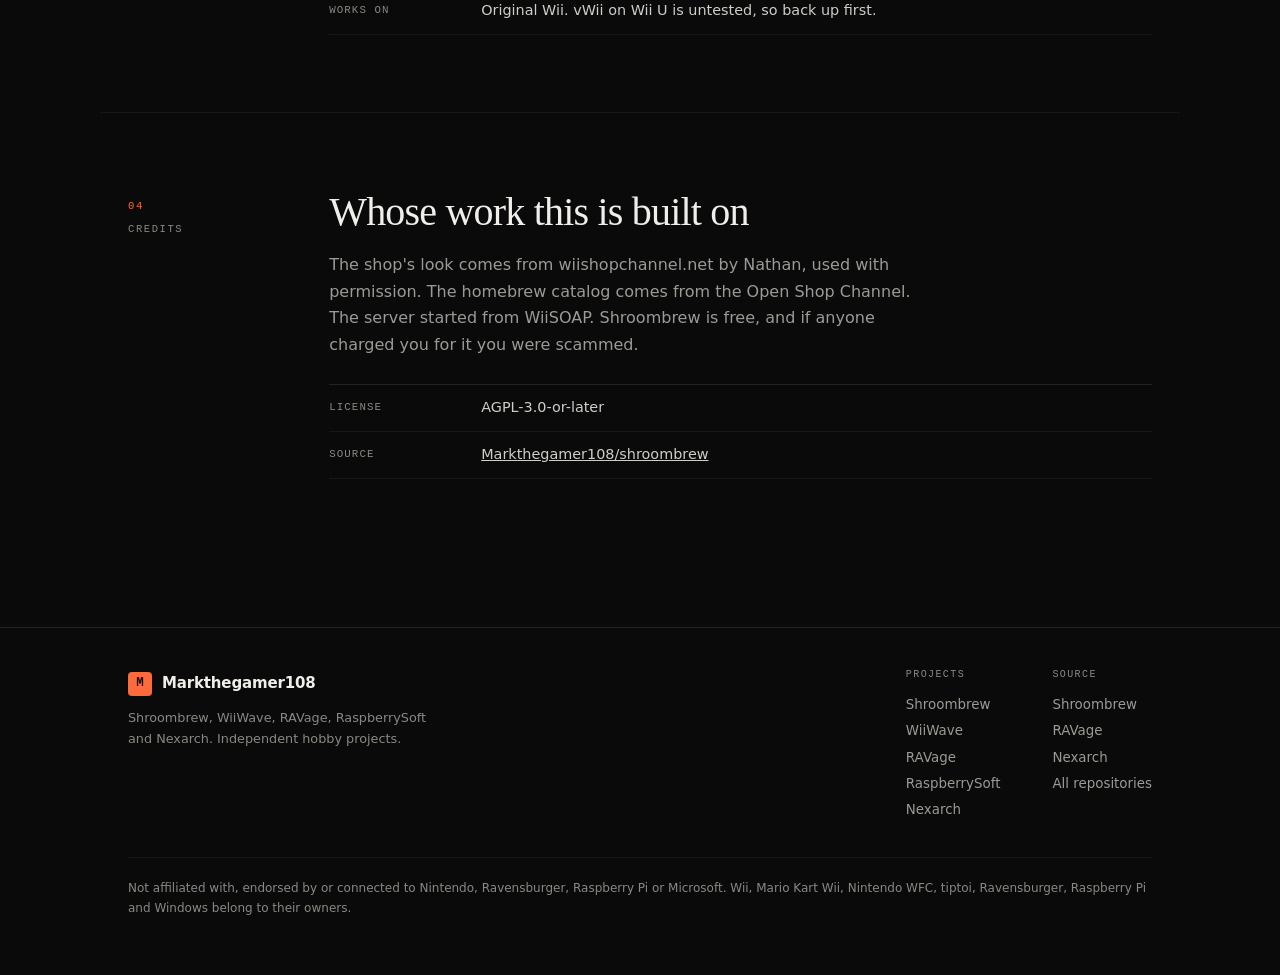
<file: shroombrew-info/index.html>
<!doctype html>
<html lang="en">
<head>
<meta charset="utf-8">
<meta name="viewport" content="width=device-width, initial-scale=1">
<title>Shroombrew: the Wii Shop Channel, back online</title>
<meta name="description" content="A fan-made revival of the Wii Shop Channel with official WiiWare and Virtual Console games, homebrew, Flash games, free Wii Points cards and community pages.">
<meta name="theme-color" content="#0a0a0b">
<meta name="color-scheme" content="dark">
<link rel="icon" href="data:image/svg+xml,%3Csvg xmlns='http://www.w3.org/2000/svg' viewBox='0 0 32 32'%3E%3Crect width='32' height='32' rx='4' fill='%230a0a0b'/%3E%3Cpath d='M7 24V8h3.2l5.8 9.2L21.800 8H25v16h-3V13.400l-5.200 8.200h-1.600L10 13.400V24H7z' fill='%23ff6a3d'/%3E%3C/svg%3E">
<link rel="stylesheet" href="/site.css">
</head>
<body>
<header class="nav" id="nav">
  <div class="wrap nav__in">
    <a class="brand" href="/"><span class="brand__mark">M</span> Markthegamer108</a>
    <nav class="nav__links" aria-label="Projects">
      <a href="/shroombrew-info/" aria-current="page" style="color:var(--text)">Shroombrew</a>
      <a href="/wiiwave/">WiiWave</a>
      <a href="/ravage/">RAVage</a>
      <a class="nav__repo" href="https://github.com/Markthegamer108">GitHub ↗</a>
    </nav>
  </div>
</header>

<main id="top">
  <section class="wrap hero">
    <h1>The Wii Shop Channel,<br><em>back online</em>.</h1>
    <p class="lede">Shroombrew is a fan-made revival of the Wii Shop Channel. The patched channel talks to its own server instead of Nintendo's, so a real Wii can browse the catalog and install titles again. It has official WiiWare and Virtual Console games, homebrew and Flash games, and the points are free.</p>
    <div class="acts"><a class="btn btn--solid" href="https://shroombrew.org/">Open shroombrew.org</a><a class="btn" href="https://shop.shroombrew.org/">Shop preview</a><a class="btn" href="https://github.com/Markthegamer108/shroombrew">Source</a></div>
  </section>

  <section class="wrap sec">
    <div class="rail"><b>01</b>Points</div>
    <div>
      <h2>Wii Points you make yourself</h2>
      <p>On the website you press a button and get a card code. Cards are worth 1000 to 5000 Wii Points each and work once. On the Wii you choose Add Wii Points and type the code in. A new card takes 15 seconds, and each address can only hold a few unused ones, so nobody can flood it.</p>
    </div>
  </section>

  <section class="wrap sec">
    <div class="rail"><b>02</b>Your console</div>
    <div>
      <h2>One code ties a Wii to the site</h2>
      <p>The shop asks the Wii who it is once per launch and keeps only a keyed hash of its identifiers. Settings on the Wii gives a code that works once. Typing it into the website lets the site show your points history, friends and gifts.</p>
    </div>
  </section>

  <section class="wrap sec">
    <div class="rail"><b>03</b>Installing</div>
    <div>
      <h2>Straight from the shop</h2>
      <p>Install the patched WAD once, then browse the catalog on the Wii and install titles from the shop. It talks to Shroombrew's server instead of Nintendo's, so official WiiWare and Virtual Console titles, homebrew and Flash games all sit in one place.</p>
      <dl class="spec-list">
        <div><dt>Catalog</dt><dd>Official WiiWare and Virtual Console games, homebrew and Flash games</dd></div>
        <div><dt>Languages</dt><dd>Eleven languages; some translations are still in progress</dd></div>
        <div><dt>Works on</dt><dd>Original Wii. vWii on Wii U is untested, so back up first.</dd></div>
      </dl>
    </div>
  </section>

  <section class="wrap sec">
    <div class="rail"><b>04</b>Credits</div>
    <div>
      <h2>Whose work this is built on</h2>
      <p>The shop's look comes from wiishopchannel.net by Nathan, used with permission. The homebrew catalog comes from the Open Shop Channel. The server started from WiiSOAP. Shroombrew is free, and if anyone charged you for it you were scammed.</p>
      <dl class="spec-list">
        <div><dt>License</dt><dd>AGPL-3.0-or-later</dd></div>
        <div><dt>Source</dt><dd><a href="https://github.com/Markthegamer108/shroombrew">Markthegamer108/shroombrew</a></dd></div>
      </dl>
    </div>
  </section>
</main>
<footer class="footer">
  <div class="wrap">
    <div class="footer__in">
      <div class="footer__brand">
        <a class="brand" href="/"><span class="brand__mark">M</span> Markthegamer108</a>
        <p>Shroombrew, WiiWave, RAVage, RaspberrySoft and Nexarch. Independent hobby projects.</p>
      </div>
      <div class="footer__cols">
        <div class="footer__col"><h3>Projects</h3>
          <a href="/shroombrew-info/">Shroombrew</a><a href="/wiiwave/">WiiWave</a><a href="/ravage/">RAVage</a><a href="/#raspberrysoft">RaspberrySoft</a><a href="/#nexarch">Nexarch</a></div>
        <div class="footer__col"><h3>Source</h3>
          <a href="https://github.com/Markthegamer108/shroombrew">Shroombrew</a>
          <a href="https://github.com/Markthegamer108/RAVage">RAVage</a>
          <a href="https://github.com/Markthegamer108/nexarch">Nexarch</a>
          <a href="https://github.com/Markthegamer108">All repositories</a></div>
      </div>
    </div>
    <p class="footer__legal">Not affiliated with, endorsed by or connected to Nintendo, Ravensburger, Raspberry Pi or Microsoft. Wii, Mario Kart Wii, Nintendo WFC, tiptoi, Ravensburger, Raspberry Pi and Windows belong to their owners.</p>
  </div>
</footer>
</body>
</html>
</file>
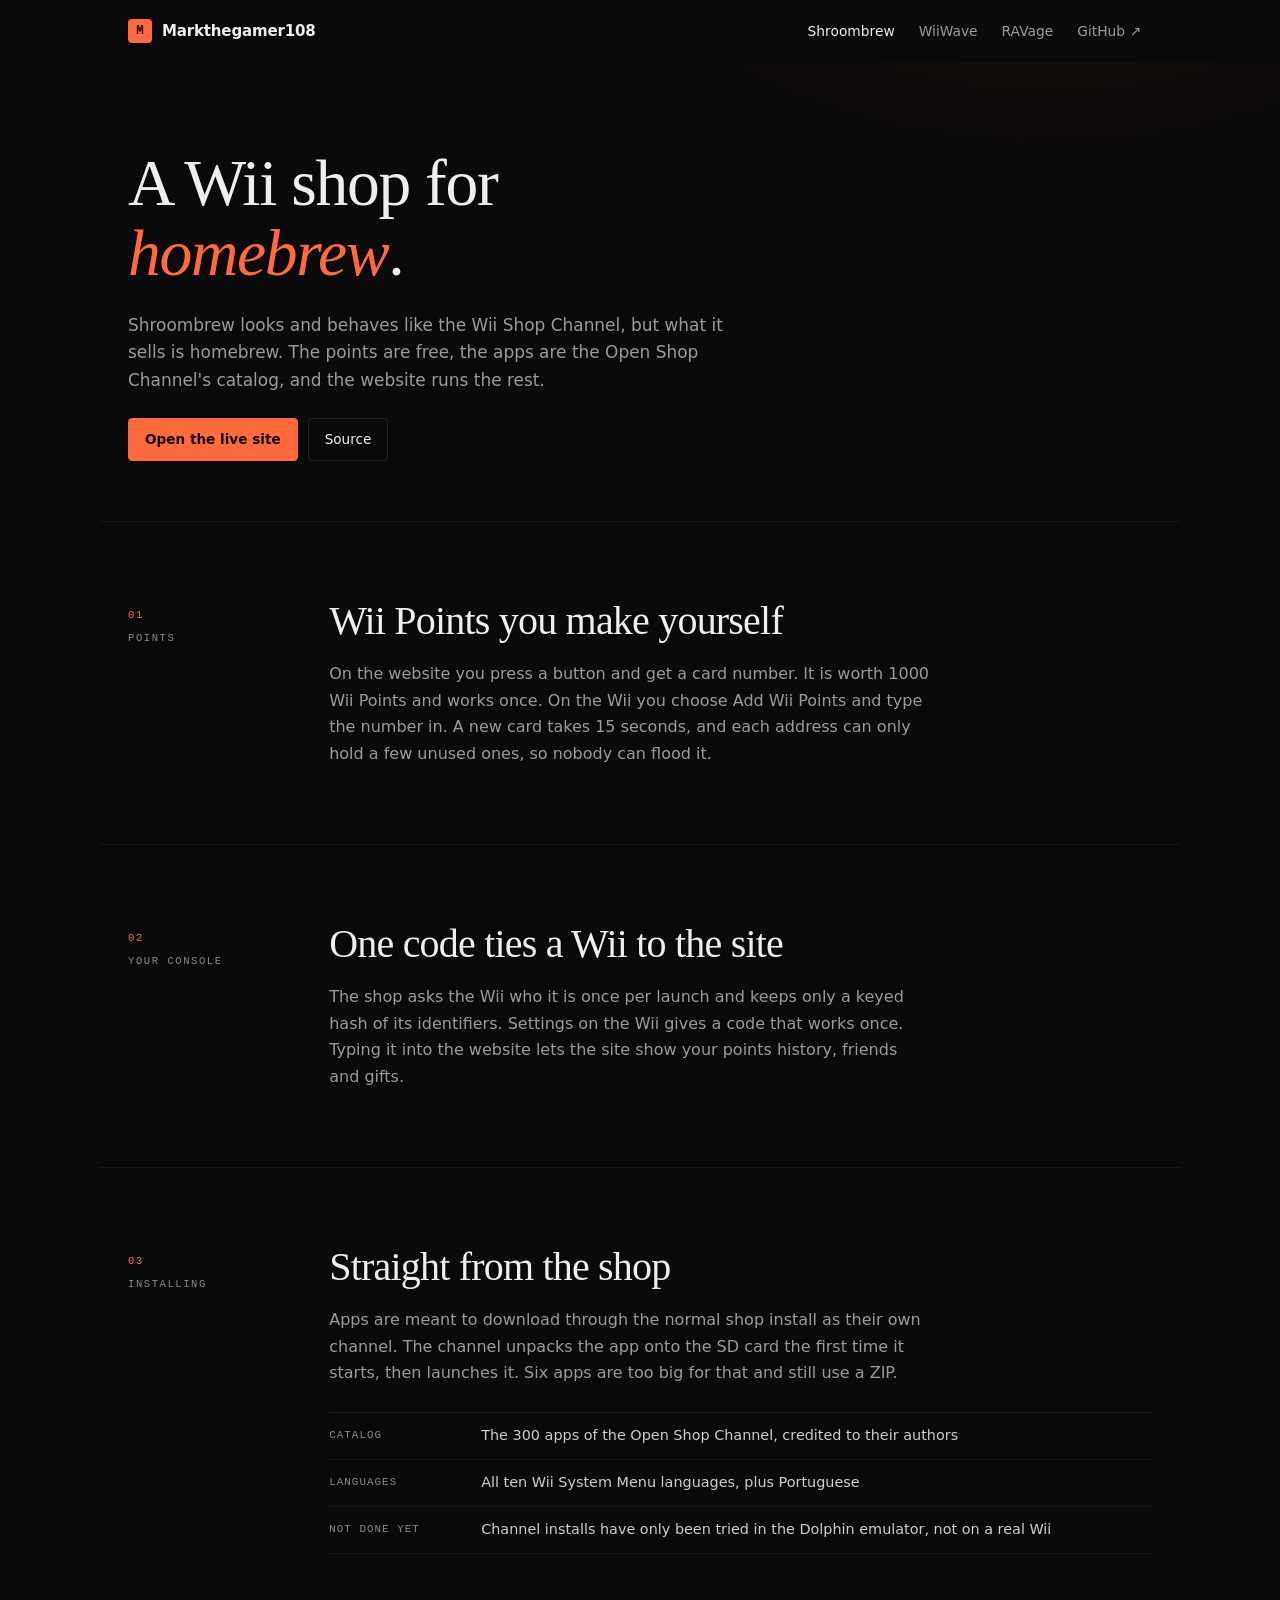
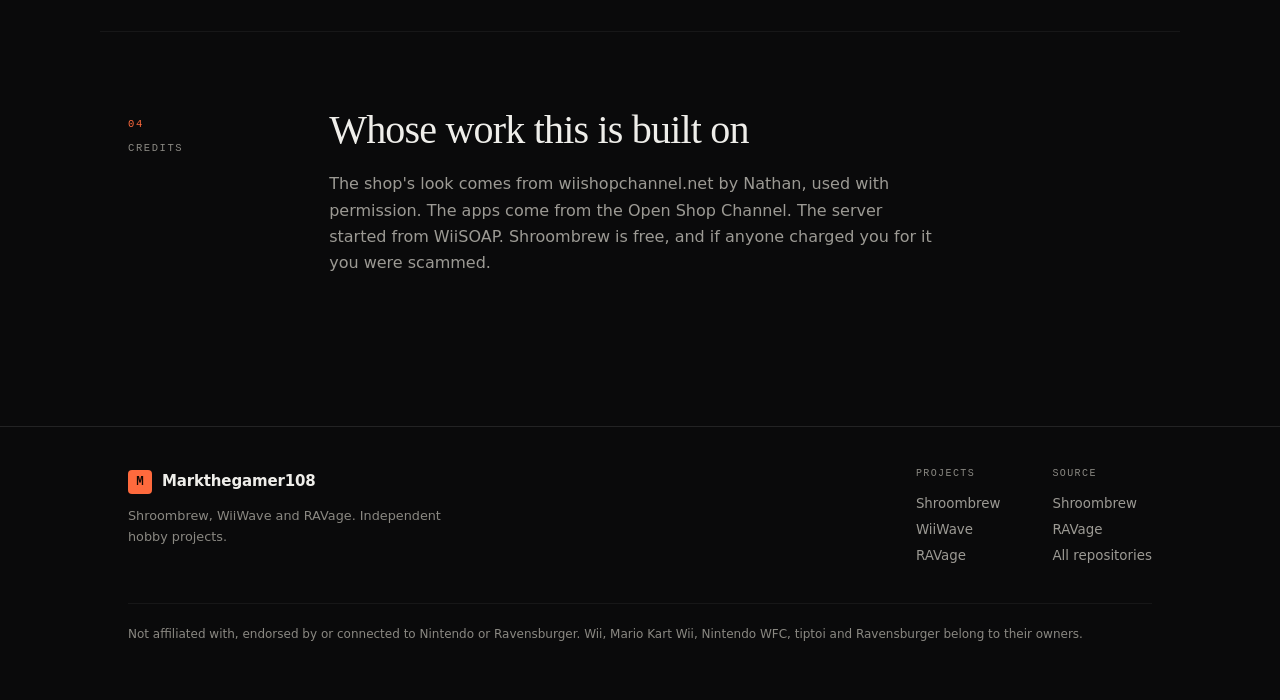
<file: shroombrew/index.html>
<!doctype html>
<html lang="en">
<head>
<meta charset="utf-8">
<meta name="viewport" content="width=device-width, initial-scale=1">
<title>Shroombrew: a Wii Shop Channel for homebrew</title>
<meta name="description" content="A free replacement Wii Shop Channel for homebrew with Wii Points cards made on a website, 300 apps and eleven languages.">
<meta name="theme-color" content="#0a0a0b">
<meta name="color-scheme" content="dark">
<link rel="icon" href="data:image/svg+xml,%3Csvg xmlns='http://www.w3.org/2000/svg' viewBox='0 0 32 32'%3E%3Crect width='32' height='32' rx='4' fill='%230a0a0b'/%3E%3Cpath d='M7 24V8h3.2l5.8 9.2L21.800 8H25v16h-3V13.400l-5.200 8.200h-1.600L10 13.400V24H7z' fill='%23ff6a3d'/%3E%3C/svg%3E">
<link rel="stylesheet" href="/site.css">
</head>
<body>
<header class="nav" id="nav">
  <div class="wrap nav__in">
    <a class="brand" href="/"><span class="brand__mark">M</span> Markthegamer108</a>
    <nav class="nav__links" aria-label="Projects">
      <a href="/shroombrew/" aria-current="page" style="color:var(--text)">Shroombrew</a>
      <a href="/wiiwave/">WiiWave</a>
      <a href="/ravage/">RAVage</a>
      <a class="nav__repo" href="https://github.com/Markthegamer108">GitHub ↗</a>
    </nav>
  </div>
</header>

<main id="top">
  <section class="wrap hero">
    <h1>A Wii shop for<br><em>homebrew</em>.</h1>
    <p class="lede">Shroombrew looks and behaves like the Wii Shop Channel, but what it sells is homebrew. The points are free, the apps are the Open Shop Channel's catalog, and the website runs the rest.</p>
    <div class="acts"><a class="btn btn--solid" href="https://shroombrew.3-72-19-139.sslip.io/shroombrew/">Open the live site</a><a class="btn" href="https://github.com/Markthegamer108/wii-shroombrew-channel">Source</a></div>
  </section>

  <section class="wrap sec">
    <div class="rail"><b>01</b>Points</div>
    <div>
      <h2>Wii Points you make yourself</h2>
      <p>On the website you press a button and get a card number. It is worth 1000 Wii Points and works once. On the Wii you choose Add Wii Points and type the number in. A new card takes 15 seconds, and each address can only hold a few unused ones, so nobody can flood it.</p>
    </div>
  </section>

  <section class="wrap sec">
    <div class="rail"><b>02</b>Your console</div>
    <div>
      <h2>One code ties a Wii to the site</h2>
      <p>The shop asks the Wii who it is once per launch and keeps only a keyed hash of its identifiers. Settings on the Wii gives a code that works once. Typing it into the website lets the site show your points history, friends and gifts.</p>
    </div>
  </section>

  <section class="wrap sec">
    <div class="rail"><b>03</b>Installing</div>
    <div>
      <h2>Straight from the shop</h2>
      <p>Apps are meant to download through the normal shop install as their own channel. The channel unpacks the app onto the SD card the first time it starts, then launches it. Six apps are too big for that and still use a ZIP.</p>
      <dl class="spec-list">
        <div><dt>Catalog</dt><dd>The 300 apps of the Open Shop Channel, credited to their authors</dd></div>
        <div><dt>Languages</dt><dd>All ten Wii System Menu languages, plus Portuguese</dd></div>
        <div><dt>Not done yet</dt><dd>Channel installs have only been tried in the Dolphin emulator, not on a real Wii</dd></div>
      </dl>
    </div>
  </section>

  <section class="wrap sec">
    <div class="rail"><b>04</b>Credits</div>
    <div>
      <h2>Whose work this is built on</h2>
      <p>The shop's look comes from wiishopchannel.net by Nathan, used with permission. The apps come from the Open Shop Channel. The server started from WiiSOAP. Shroombrew is free, and if anyone charged you for it you were scammed.</p>
    </div>
  </section>
</main>
<footer class="footer">
  <div class="wrap">
    <div class="footer__in">
      <div class="footer__brand">
        <a class="brand" href="/"><span class="brand__mark">M</span> Markthegamer108</a>
        <p>Shroombrew, WiiWave and RAVage. Independent hobby projects.</p>
      </div>
      <div class="footer__cols">
        <div class="footer__col"><h3>Projects</h3>
          <a href="/shroombrew/">Shroombrew</a><a href="/wiiwave/">WiiWave</a><a href="/ravage/">RAVage</a></div>
        <div class="footer__col"><h3>Source</h3>
          <a href="https://github.com/Markthegamer108/wii-shroombrew-channel">Shroombrew</a>
          <a href="https://github.com/Markthegamer108/RAVage">RAVage</a>
          <a href="https://github.com/Markthegamer108">All repositories</a></div>
      </div>
    </div>
    <p class="footer__legal">Not affiliated with, endorsed by or connected to Nintendo or Ravensburger. Wii, Mario Kart Wii, Nintendo WFC, tiptoi and Ravensburger belong to their owners.</p>
  </div>
</footer>
</body>
</html>
</file>
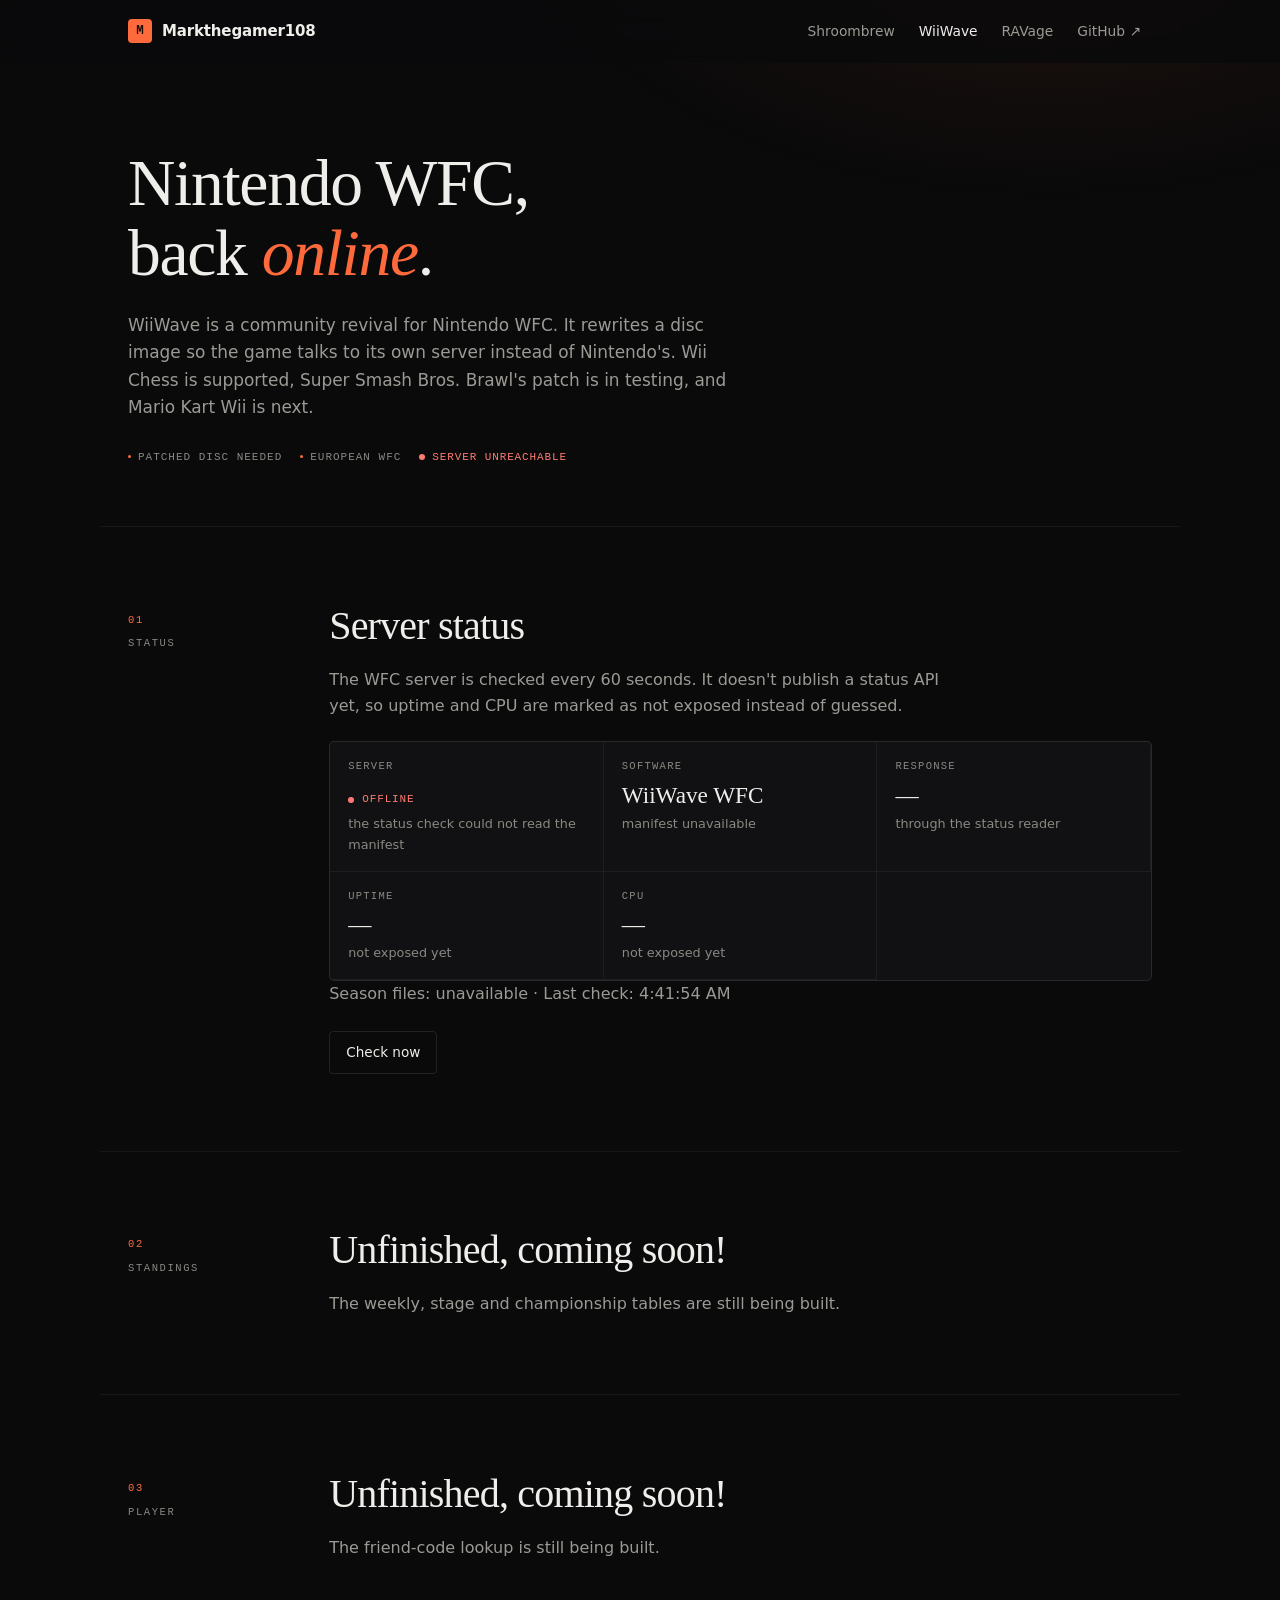
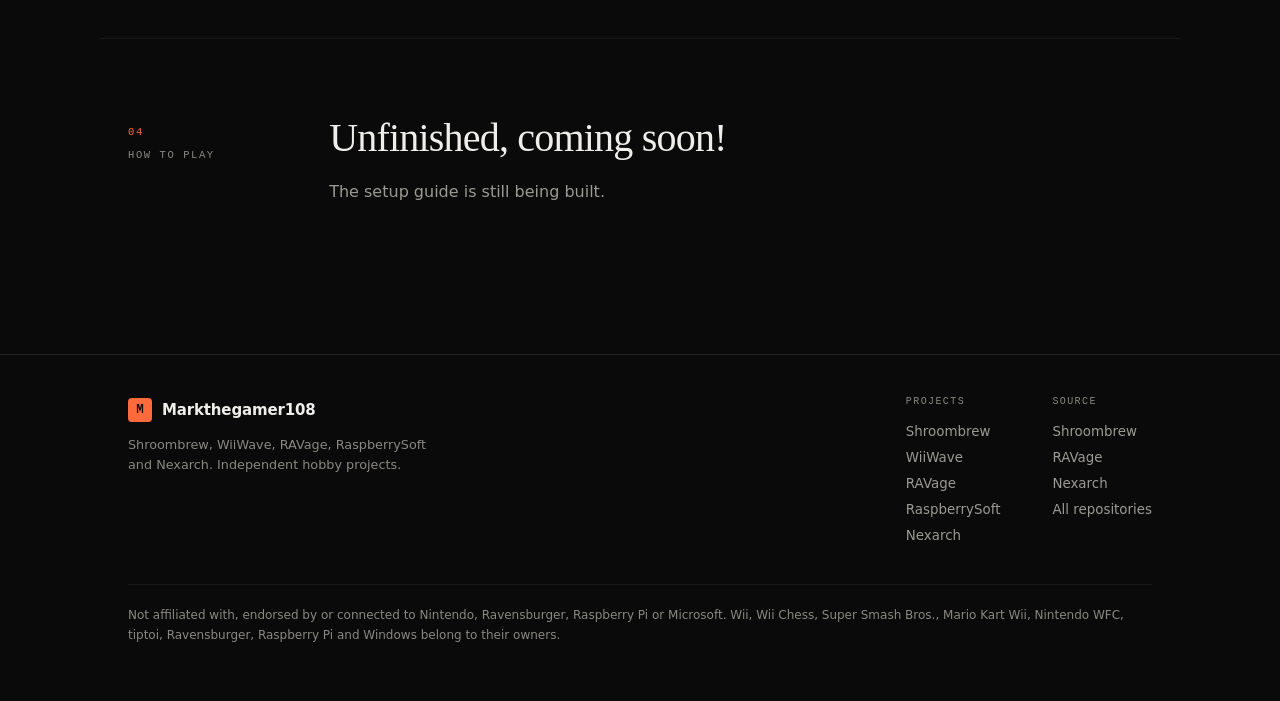
<file: wiiwave/index.html>
<!doctype html>
<html lang="en">
<head>
<meta charset="utf-8">
<meta name="viewport" content="width=device-width, initial-scale=1">
<title>WiiWave: Nintendo WFC, back online</title>
<meta name="description" content="A community server for Nintendo WFC. Wii Chess is supported, Brawl's patch is in testing, and Mario Kart Wii is next. Weekly league, seasons and events are in the repo.">
<meta name="theme-color" content="#0a0a0b">
<meta name="color-scheme" content="dark">
<link rel="icon" href="data:image/svg+xml,%3Csvg xmlns='http://www.w3.org/2000/svg' viewBox='0 0 32 32'%3E%3Crect width='32' height='32' rx='4' fill='%230a0a0b'/%3E%3Cpath d='M7 24V8h3.2l5.8 9.2L21.800 8H25v16h-3V13.400l-5.200 8.200h-1.600L10 13.400V24H7z' fill='%23ff6a3d'/%3E%3C/svg%3E">
<link rel="preconnect" href="https://r.jina.ai" crossorigin>
<link rel="stylesheet" href="/site.css">
</head>
<body>
<header class="nav" id="nav">
  <div class="wrap nav__in">
    <a class="brand" href="/"><span class="brand__mark">M</span> Markthegamer108</a>
    <nav class="nav__links" aria-label="Projects">
      <a href="/shroombrew-info/">Shroombrew</a>
      <a href="/wiiwave/" aria-current="page" style="color:var(--text)">WiiWave</a>
      <a href="/ravage/">RAVage</a>
      <a class="nav__repo" href="https://github.com/Markthegamer108">GitHub ↗</a>
    </nav>
  </div>
</header>

<main id="top">
  <section class="wrap hero">
    <h1>Nintendo WFC,<br>back <em>online</em>.</h1>
    <p class="lede">WiiWave is a community revival for Nintendo WFC. It rewrites a disc image so the game talks to its own server instead of Nintendo's. Wii Chess is supported, Super Smash Bros. Brawl's patch is in testing, and Mario Kart Wii is next.</p>
    <div class="hero__note"><span><i></i>Patched disc needed</span><span><i></i>European WFC</span><span class="status-pill" id="status-pill"><i></i><span id="status-text">checking</span></span></div>
  </section>

  <section class="wrap sec" id="status">
    <div class="rail"><b>01</b>Status</div>
    <div>
      <h2>Server status</h2>
      <p>The WFC server is checked every 60 seconds. It doesn't publish a status API yet, so uptime and CPU are marked as not exposed instead of guessed.</p>
      <div class="stats">
        <div class="stat">
          <span class="stat__label">Server</span>
          <span class="stat__value"><span class="status-pill" id="srv-state"><i></i><span id="srv-state-text">checking</span></span></span>
          <span class="stat__sub" id="srv-sub">contacting the server</span>
        </div>
        <div class="stat">
          <span class="stat__label">Software</span>
          <span class="stat__value" id="srv-software">WiiWave WFC</span>
          <span class="stat__sub" id="srv-version">waiting for the manifest</span>
        </div>
        <div class="stat">
          <span class="stat__label">Response</span>
          <span class="stat__value" id="srv-response">&mdash;</span>
          <span class="stat__sub">through the status reader</span>
        </div>
        <div class="stat">
          <span class="stat__label">Uptime</span>
          <span class="stat__value">&mdash;</span>
          <span class="stat__sub">not exposed yet</span>
        </div>
        <div class="stat">
          <span class="stat__label">CPU</span>
          <span class="stat__value">&mdash;</span>
          <span class="stat__sub">not exposed yet</span>
        </div>
      </div>
      <p class="note-line" id="status-note">Season files: <span id="srv-seasons">checking</span> &middot; Last check: <span id="srv-checked">&mdash;</span></p>
      <div class="acts"><button class="btn" type="button" id="check-now">Check now</button></div>
    </div>
  </section>

  <section class="wrap sec" id="standings">
    <div class="rail"><b>02</b>Standings</div>
    <div>
      <h2>Unfinished, coming soon!</h2>
      <p>The weekly, stage and championship tables are still being built.</p>
    </div>
  </section>

  <section class="wrap sec" id="player">
    <div class="rail"><b>03</b>Player</div>
    <div>
      <h2>Unfinished, coming soon!</h2>
      <p>The friend-code lookup is still being built.</p>
    </div>
  </section>

  <section class="wrap sec" id="howto">
    <div class="rail"><b>04</b>How to play</div>
    <div>
      <h2>Unfinished, coming soon!</h2>
      <p>The setup guide is still being built.</p>
    </div>
  </section>
</main>
<footer class="footer">
  <div class="wrap">
    <div class="footer__in">
      <div class="footer__brand">
        <a class="brand" href="/"><span class="brand__mark">M</span> Markthegamer108</a>
        <p>Shroombrew, WiiWave, RAVage, RaspberrySoft and Nexarch. Independent hobby projects.</p>
      </div>
      <div class="footer__cols">
        <div class="footer__col"><h3>Projects</h3>
          <a href="/shroombrew-info/">Shroombrew</a><a href="/wiiwave/">WiiWave</a><a href="/ravage/">RAVage</a><a href="/#raspberrysoft">RaspberrySoft</a><a href="/#nexarch">Nexarch</a></div>
        <div class="footer__col"><h3>Source</h3>
          <a href="https://github.com/Markthegamer108/shroombrew">Shroombrew</a>
          <a href="https://github.com/Markthegamer108/RAVage">RAVage</a>
          <a href="https://github.com/Markthegamer108/nexarch">Nexarch</a>
          <a href="https://github.com/Markthegamer108">All repositories</a></div>
      </div>
    </div>
    <p class="footer__legal">Not affiliated with, endorsed by or connected to Nintendo, Ravensburger, Raspberry Pi or Microsoft. Wii, Wii Chess, Super Smash Bros., Mario Kart Wii, Nintendo WFC, tiptoi, Ravensburger, Raspberry Pi and Windows belong to their owners.</p>
  </div>
</footer>
<script>
(function () {
  var pill = document.getElementById('status-pill');
  var pillText = document.getElementById('status-text');
  var state = document.getElementById('srv-state');
  var stateText = document.getElementById('srv-state-text');
  var sub = document.getElementById('srv-sub');
  var software = document.getElementById('srv-software');
  var version = document.getElementById('srv-version');
  var seasons = document.getElementById('srv-seasons');
  var checked = document.getElementById('srv-checked');
  var response = document.getElementById('srv-response');
  if (!pill || !state) return;

  var pending = null;

  function paint(ok, detail) {
    pill.classList.remove('ok', 'bad');
    state.classList.remove('ok', 'bad');
    pill.classList.add(ok ? 'ok' : 'bad');
    state.classList.add(ok ? 'ok' : 'bad');
    pillText.textContent = ok ? 'server online' : 'server unreachable';
    stateText.textContent = ok ? 'online' : 'offline';
    sub.textContent = detail;
  }

  function finish(xhr, started, okStatus) {
    if (pending !== xhr) return;
    pending = null;
    var body = xhr.responseText || '';
    var data = null;
    if (okStatus && xhr.status === 200) {
      var match = body.match(/Markdown Content:\s*(\{[\s\S]*\})\s*$/);
      if (match) {
        try { data = JSON.parse(match[1]); } catch (e) { data = null; }
      }
    }
    var ok = !!(data && data.seasons);
    if (ok) {
      var count = Object.keys(data.seasons).length;
      seasons.textContent = count + ' season' + (count === 1 ? '' : 's');
      software.textContent = 'WiiWave WFC';
      version.textContent = 'seasons manifest v' + (data.version != null ? data.version : '?');
      response.textContent = (Date.now() - started) + ' ms';
      paint(true, 'answered in ' + (Date.now() - started) + ' ms');
    } else {
      seasons.textContent = 'unavailable';
      version.textContent = 'manifest unavailable';
      response.textContent = '\u2014';
      paint(false, 'the status check could not read the manifest');
    }
    checked.textContent = new Date().toLocaleTimeString();
  }

  function check() {
    if (pending) return;
    var xhr = new XMLHttpRequest();
    var started = Date.now();
    pending = xhr;
    xhr.open('GET', 'https://r.jina.ai/http://158.180.55.245/seasons/manifest.json?t=' + started, true);
    xhr.timeout = 15000;
    xhr.onload = function () { finish(xhr, started, true); };
    xhr.onerror = function () { finish(xhr, started, false); };
    xhr.ontimeout = function () { finish(xhr, started, false); };
    xhr.send();
  }

  document.getElementById('check-now').addEventListener('click', check);
  check();
  setInterval(function () { if (!document.hidden) check(); }, 60000);
  document.addEventListener('visibilitychange', function () { if (!document.hidden) check(); });
})();
</script>
</body>
</html>
</file>
<file: site.css>
:root{
  --bg:#0a0a0b;
  --surface:#111113;
  --surface-2:#161618;
  --line:rgba(255,255,255,.10);
  --line-soft:rgba(255,255,255,.055);
  --text:#efeeea;
  --muted:#9c9a94;
  --muted-2:#8a8882;
  --accent:#ff6a3d;
  --accent-soft:rgba(255,106,61,.10);
  --accent-line:rgba(255,106,61,.30);
  --max:1080px;
  --ease:cubic-bezier(.2,.7,.2,1);

  --sans:ui-sans-serif,system-ui,-apple-system,"Segoe UI",Roboto,"Helvetica Neue",Arial,sans-serif;
  --serif:"Iowan Old Style","Palatino Linotype",Palatino,"Book Antiqua",Georgia,"Times New Roman",serif;
  --mono:ui-monospace,"SF Mono",SFMono-Regular,Menlo,Consolas,"Liberation Mono",monospace;
}

*,*::before,*::after{box-sizing:border-box}
[hidden]{display:none!important}
html{-webkit-text-size-adjust:100%;scroll-behavior:smooth;scroll-padding-top:72px}
body{
  margin:0;background:var(--bg);color:var(--text);
  font-family:var(--sans);font-size:16px;line-height:1.65;
  -webkit-font-smoothing:antialiased;
}
body::before{
  content:"";position:fixed;inset:0;pointer-events:none;z-index:0;
  background:radial-gradient(52rem 30rem at 82% -12%,rgba(255,106,61,.10),transparent 65%);
}
img{max-width:100%;display:block;height:auto}
a{color:inherit}
::selection{background:rgba(255,106,61,.3);color:#fff}
:focus-visible{outline:2px solid var(--accent);outline-offset:3px;border-radius:2px}

.wrap{width:100%;max-width:var(--max);margin-inline:auto;padding-inline:28px;position:relative;z-index:1}

h1,h2,h3{margin:0;font-weight:400}
h1,h2{font-family:var(--serif);letter-spacing:-.02em;line-height:1.06;text-wrap:balance}
h1{font-size:clamp(2.5rem,5.6vw,4.1rem)}
h2{font-size:clamp(1.7rem,3.2vw,2.5rem);line-height:1.12}
h3{font-size:1rem;font-weight:600;letter-spacing:-.01em;line-height:1.4;font-family:var(--sans)}

p{margin:0 0 1.05em}
p:last-child{margin-bottom:0}
.lede{color:var(--muted);font-size:1.06rem;line-height:1.62;max-width:58ch;text-wrap:pretty}
.mono{font-family:var(--mono);font-size:.84em}

code{
  font-family:var(--mono);font-size:.86em;color:#ffb59a;
  background:var(--accent-soft);border:1px solid rgba(255,106,61,.16);
  padding:.06em .34em;border-radius:3px;
}
.sr-only{
  position:absolute;width:1px;height:1px;padding:0;margin:-1px;
  overflow:hidden;clip:rect(0,0,0,0);white-space:nowrap;border:0;
}

.nav{
  position:sticky;top:0;z-index:40;
  background:rgba(10,10,11,.82);
  backdrop-filter:blur(14px);-webkit-backdrop-filter:blur(14px);
  border-bottom:1px solid transparent;transition:border-color .25s var(--ease);
}
.nav[data-stuck="true"]{border-bottom-color:var(--line-soft)}
.nav__in{display:flex;align-items:center;justify-content:space-between;gap:24px;height:62px}

.brand{display:inline-flex;align-items:center;gap:10px;text-decoration:none;font-weight:600;font-size:15px;letter-spacing:-.01em}
.brand__mark{
  width:24px;height:24px;border-radius:4px;display:grid;place-items:center;
  background:var(--accent);color:#140803;font-family:var(--mono);font-size:12.5px;font-weight:700;
}
.nav__links{display:flex;align-items:center;gap:2px}
.nav__links a{
  text-decoration:none;color:var(--muted);font-size:13.8px;padding:7px 11px;border-radius:4px;
  transition:color .18s var(--ease),background .18s var(--ease);
}
.nav__links a:hover{color:var(--text);background:rgba(255,255,255,.05)}
@media (max-width:860px){.nav__links a:not(.nav__repo){display:none}}

.hero{padding-block:clamp(48px,7vw,86px) clamp(40px,5vw,60px)}
.hero h1{margin-bottom:24px}
.hero h1 em{font-style:italic;color:var(--accent)}
.hero__note{
  display:flex;flex-wrap:wrap;gap:6px 18px;margin-top:26px;
  font-family:var(--mono);font-size:11px;letter-spacing:.09em;text-transform:uppercase;color:var(--muted-2);
}
.hero__note span{display:inline-flex;align-items:center;gap:7px}
.hero__note i{width:3px;height:3px;border-radius:50%;background:var(--accent);display:block}

.conv{
  margin-top:clamp(30px,4vw,44px);
  border:1px solid var(--line);
  background:var(--surface);
  border-radius:6px;
  overflow:hidden;
}
.conv__bar{
  display:flex;align-items:center;justify-content:space-between;gap:16px;
  padding:10px 16px;border-bottom:1px solid var(--line-soft);
  font-family:var(--mono);font-size:11px;letter-spacing:.1em;text-transform:uppercase;color:var(--muted-2);
}
.conv__bar span{display:inline-flex;align-items:center;gap:7px}
.conv__bar span::before{
  content:"";width:5px;height:5px;border-radius:50%;background:#7ee787;box-shadow:0 0 6px #7ee787;
}
.modes{display:inline-flex;border:1px solid var(--line);border-radius:3px;overflow:hidden}
.mode{
  font:inherit;font-family:var(--mono);font-size:10.5px;letter-spacing:.12em;text-transform:uppercase;
  padding:4px 11px;background:transparent;color:var(--muted-2);border:0;cursor:pointer;
  transition:background .18s var(--ease),color .18s var(--ease);
}
.mode+.mode{border-left:1px solid var(--line)}
.mode[aria-pressed="true"]{background:var(--accent);color:#160803;font-weight:600}
.mode:hover:not([aria-pressed="true"]){color:var(--text);background:rgba(255,255,255,.045)}
.mode:disabled{opacity:.5;cursor:not-allowed}
.mode:focus-visible{outline:2px solid var(--accent);outline-offset:-2px}

.conv__body{display:grid;grid-template-columns:1.15fr .85fr;min-height:196px}
@media (max-width:760px){.conv__body{grid-template-columns:1fr}}

.conv__drop{
  display:flex;flex-direction:column;align-items:center;justify-content:center;gap:7px;
  padding:34px 24px;border-right:1px solid var(--line-soft);
  cursor:pointer;text-align:center;
  transition:background .2s var(--ease);
}
.conv__drop:hover,.conv__drop[data-over="true"]{background:rgba(255,106,61,.055)}
.conv__drop b{font-size:15px;font-weight:600}
.conv__drop small{color:var(--muted-2);font-family:var(--mono);font-size:11px;letter-spacing:.04em}
.conv__drop svg{width:30px;height:30px;stroke:var(--accent);fill:none;stroke-width:1.5;stroke-linecap:round;stroke-linejoin:round;margin-bottom:2px}
@media (max-width:760px){.conv__drop{border-right:0;border-bottom:1px solid var(--line-soft)}}

.conv__log{
  padding:16px 18px;font-family:var(--mono);font-size:12px;line-height:1.75;
  overflow-y:auto;max-height:220px;color:var(--muted);
}
.conv__log p{margin:0;white-space:pre-wrap;word-break:break-word}
.conv__log .l-prompt{color:var(--accent)}
.conv__log .l-dim{color:var(--muted-2)}
.conv__log .l-ok{color:#7ee787}
.conv__log .l-err{color:#ff7b72}

.conv__foot{
  display:flex;flex-wrap:wrap;align-items:center;gap:12px;
  padding:12px 16px;border-top:1px solid var(--line-soft);background:rgba(255,255,255,.018);
}
.conv__foot label{
  font-family:var(--mono);font-size:11px;letter-spacing:.08em;text-transform:uppercase;color:var(--muted-2);
  display:inline-flex;align-items:center;gap:8px;
}
select{
  font:inherit;font-family:var(--mono);font-size:12px;
  background:var(--surface-2);color:var(--text);
  border:1px solid var(--line);border-radius:3px;padding:5px 8px;cursor:pointer;
}
.conv__spacer{flex:1}
.conv__hint{font-size:12.2px;color:var(--muted-2);margin:0}

.btn{
  display:inline-flex;align-items:center;justify-content:center;gap:8px;
  padding:9px 16px;border-radius:4px;border:1px solid var(--line);
  background:transparent;color:var(--text);
  font:inherit;font-size:13.6px;font-weight:500;text-decoration:none;cursor:pointer;white-space:nowrap;
  transition:background .18s var(--ease),border-color .18s var(--ease),color .18s var(--ease);
}
.btn:hover{background:rgba(255,255,255,.055);border-color:rgba(255,255,255,.2)}
.btn:disabled{opacity:.42;cursor:not-allowed}
.btn--solid{background:var(--accent);border-color:var(--accent);color:#160803;font-weight:600}
.btn--solid:hover{background:#ff7d55;border-color:#ff7d55}
.btn--solid:disabled{background:var(--accent);border-color:var(--accent)}
.btn svg{width:15px;height:15px;flex:none}

.sec{
  display:grid;grid-template-columns:150px minmax(0,1fr);
  gap:clamp(20px,4vw,56px);
  padding-block:clamp(46px,6vw,80px);
  border-top:1px solid var(--line-soft);
}
.sec>*{min-width:0}
@media (max-width:820px){
  .sec{grid-template-columns:1fr;gap:18px}
}
.rail{
  font-family:var(--mono);font-size:10.5px;letter-spacing:.15em;text-transform:uppercase;
  color:var(--muted-2);padding-top:8px;
}
.rail b{display:block;color:var(--accent);font-weight:500;margin-bottom:6px}

.repo-meta{
  display:flex;flex-wrap:wrap;align-items:center;gap:6px 14px;
  margin:-4px 0 0;font-family:var(--mono);font-size:10.5px;letter-spacing:.06em;
  text-transform:uppercase;color:var(--muted-2);
}
.repo-meta span{display:inline-flex;align-items:center;gap:6px}
.repo-meta b{font-weight:500;color:var(--muted)}
.repo-vis{border:1px solid var(--line);border-radius:999px;padding:2px 8px;letter-spacing:.08em;color:var(--muted)}
.repo-vis.pub{color:#7ee787;border-color:rgba(126,231,135,.28)}
.repo-vis.priv{color:#ffc247;border-color:rgba(255,194,71,.24)}
.lang{width:8px;height:8px;border-radius:50%;background:var(--lang,#8a8882);display:inline-block}
.sec .read-note{
  margin:14px 0 0;padding:10px 13px;border:1px solid rgba(255,194,71,.22);border-radius:4px;
  background:rgba(255,194,71,.05);font-size:13.4px;color:#e6dbc2;
}

.sec h2{margin-bottom:18px}
.sec h2+p{max-width:60ch}
.sec p{color:var(--muted);text-wrap:pretty}

.bins{list-style:none;margin:26px 0 0;padding:0;border-top:1px solid var(--line)}
.bins li{border-bottom:1px solid var(--line-soft)}
.bins a{
  display:grid;grid-template-columns:1.05fr 1.25fr 84px 20px;
  align-items:center;gap:14px;padding:13px 6px;text-decoration:none;
  transition:background .16s var(--ease),padding .16s var(--ease);
}
.bins a:hover{background:rgba(255,255,255,.035);padding-inline:12px}
.bins__os{font-size:14.2px;font-weight:500}
.bins__os em{font-style:normal;color:var(--muted-2);font-weight:400;font-size:12.8px;margin-left:6px}
.bins__file{font-family:var(--mono);font-size:11.8px;color:var(--muted-2);overflow:hidden;text-overflow:ellipsis;white-space:nowrap}
.bins__size{font-family:var(--mono);font-size:11.8px;color:var(--muted);text-align:right}
.bins__arrow{color:var(--muted-2);text-align:right;transition:color .16s var(--ease),transform .16s var(--ease)}
.bins a:hover .bins__arrow{color:var(--accent);transform:translateY(2px)}
@media (max-width:640px){
  .bins a{grid-template-columns:1fr auto 16px;gap:10px;row-gap:2px}
  .bins__file{grid-column:1/-1;grid-row:2;font-size:11px}
  .bins__size{text-align:right}
}
.bins__foot{
  margin-top:16px;font-size:12.8px;color:var(--muted-2);
  display:flex;flex-wrap:wrap;gap:4px 16px;
}
.bins__foot a{color:var(--muted);text-decoration:underline;text-underline-offset:2px;text-decoration-color:rgba(255,255,255,.2)}
.bins__foot a:hover{color:var(--accent)}

.spec-list{margin:26px 0 0;display:grid;gap:0;border-top:1px solid var(--line)}
.spec-list div{
  display:grid;grid-template-columns:132px minmax(0,1fr);gap:20px;
  padding:11px 0;border-bottom:1px solid var(--line-soft);
}
@media (max-width:560px){.spec-list div{grid-template-columns:1fr;gap:2px}}
.spec-list dt{
  font-family:var(--mono);font-size:10.8px;letter-spacing:.1em;text-transform:uppercase;
  color:var(--muted-2);padding-top:3px;
}
.spec-list dd{margin:0;font-size:14.4px;color:#cfcdc7}

.figure{
  margin:30px 0 0;max-width:521px;
  border:1px solid var(--line);border-radius:5px;overflow:hidden;background:var(--surface);
  box-shadow:0 18px 44px -26px rgba(0,0,0,.9);
}
.figure__bar{
  display:flex;align-items:center;gap:6px;height:30px;padding:0 12px;
  border-bottom:1px solid var(--line-soft);background:rgba(255,255,255,.025);
}
.figure__bar i{width:7px;height:7px;border-radius:50%;background:rgba(255,255,255,.14)}
.figure__bar span{margin-left:6px;font-family:var(--mono);font-size:10.5px;color:var(--muted-2);letter-spacing:.05em}
.figure img{width:100%}
.figure figcaption{
  padding:10px 13px;border-top:1px solid var(--line-soft);background:rgba(255,255,255,.015);
  font-size:12.6px;line-height:1.55;color:var(--muted-2);
}

.tbl{width:100%;border-collapse:collapse;margin-top:24px;font-size:13.4px}
.tbl th,.tbl td{text-align:left;padding:9px 12px;border-bottom:1px solid var(--line-soft);vertical-align:top}
.tbl thead th{
  font-family:var(--mono);font-size:10px;letter-spacing:.13em;text-transform:uppercase;
  color:var(--muted-2);font-weight:500;border-bottom-color:var(--line);
}
.tbl td:first-child{font-family:var(--mono);color:#ffb59a;white-space:nowrap;font-size:12.2px}
.tbl td:nth-child(2){font-family:var(--mono);color:var(--muted-2);white-space:nowrap;font-size:12.2px}
.tbl td:last-child{color:var(--muted)}
.tbl tbody tr:last-child td{border-bottom:0}
.tbl code{font-size:.88em}
@media (max-width:560px){
  .tbl th:nth-child(2),.tbl td:nth-child(2){display:none}
  .tbl th,.tbl td{padding:8px 9px}
}

.code{
  margin-top:26px;border:1px solid var(--line);border-radius:5px;background:var(--surface);overflow:hidden;
}
.code__head{
  display:flex;justify-content:space-between;gap:12px;padding:8px 14px;
  border-bottom:1px solid var(--line-soft);
  font-family:var(--mono);font-size:10px;letter-spacing:.12em;text-transform:uppercase;color:var(--muted-2);
}
.code pre{
  margin:0;padding:15px 16px;overflow-x:auto;
  font-family:var(--mono);font-size:12.4px;line-height:1.85;color:#c9c7c1;tab-size:2;
}
.code .k{color:#ff9d7d}
.code .s{color:#a8d5a2}
.code .n{color:#ffd479}

.tl{list-style:none;margin:26px 0 0;padding:0}
.tl li{position:relative;padding:0 0 26px 26px;border-left:1px solid var(--line-soft)}
.tl li:last-child{border-left-color:transparent;padding-bottom:0}
.tl li::before{
  content:"";position:absolute;left:-3.5px;top:8px;width:6px;height:6px;border-radius:50%;
  background:var(--bg);border:1px solid rgba(255,106,61,.55);
}
.tl li:last-child::before{background:var(--accent);border-color:var(--accent)}
.tl b{display:block;font-size:14.6px;font-weight:600;margin-bottom:4px}
.tl b em{font-style:normal;font-family:var(--mono);font-size:10.5px;color:var(--muted-2);margin-left:8px;letter-spacing:.06em}
.tl p{margin:0;font-size:14.2px;max-width:64ch}

.note{
  display:flex;gap:11px;margin-top:26px;padding:13px 16px;max-width:62ch;
  border:1px solid rgba(255,194,71,.22);border-radius:4px;background:rgba(255,194,71,.05);
  font-size:13.4px;color:#e6dbc2;line-height:1.6;
}
.note svg{width:15px;height:15px;flex:none;margin-top:3px;stroke:#ffc247;fill:none;stroke-width:1.7}
.note b{color:#ffe4a8;font-weight:600}
.note code{color:#ffe0a8;background:rgba(255,194,71,.1);border-color:rgba(255,194,71,.2)}

.footer{border-top:1px solid var(--line);padding-block:40px 56px;margin-top:clamp(40px,6vw,72px)}
.footer__in{display:flex;flex-wrap:wrap;gap:32px;justify-content:space-between;align-items:flex-start}
.footer__brand{max-width:32ch}
.footer__brand p{color:var(--muted-2);font-size:12.8px;margin:12px 0 0;line-height:1.6}
.footer__cols{display:flex;gap:52px;flex-wrap:wrap}
.footer__col h3{
  font-family:var(--mono);font-size:10px;letter-spacing:.14em;text-transform:uppercase;
  color:var(--muted-2);font-weight:500;margin:0 0 10px;
}
.footer__col a{display:block;text-decoration:none;color:var(--muted);font-size:13.4px;padding:2px 0;transition:color .16s var(--ease)}
.footer__col a:hover{color:var(--accent)}
.footer__legal{
  margin-top:34px;padding-top:20px;border-top:1px solid var(--line-soft);
  color:var(--muted-2);font-size:12px;line-height:1.7;
}

.js .reveal{opacity:0;transform:translateY(10px);transition:opacity .6s var(--ease),transform .6s var(--ease)}
.js .reveal.in{opacity:1;transform:none}
@media (prefers-reduced-motion:reduce){
  html{scroll-behavior:auto}
  .js .reveal{opacity:1;transform:none;transition:none}
  *{animation-duration:.001ms!important;transition-duration:.001ms!important}
}

.acts{display:flex;flex-wrap:wrap;gap:10px;margin-top:24px}
.proj-list{list-style:none;margin:0;padding:0}
.stats{display:grid;grid-template-columns:repeat(auto-fit,minmax(210px,1fr));gap:0;margin-top:22px;border:1px solid var(--line);border-radius:5px;overflow:hidden;background:var(--surface)}
.stat{padding:16px 18px;border-right:1px solid var(--line-soft);border-bottom:1px solid var(--line-soft)}
.stat__label{display:block;font-family:var(--mono);font-size:10.5px;letter-spacing:.12em;text-transform:uppercase;color:var(--muted-2)}
.stat__value{display:block;margin-top:6px;font-family:var(--serif);font-size:1.45rem;line-height:1.2}
.stat__sub{display:block;margin-top:3px;font-size:12.8px;color:var(--muted-2)}
.status-pill{display:inline-flex;align-items:center;gap:8px;font-family:var(--mono);font-size:11px;letter-spacing:.08em;text-transform:uppercase;color:var(--muted-2)}
.status-pill i{width:6px;height:6px;border-radius:50%;background:var(--muted-2);display:block}
.status-pill.ok{color:#7ee787}.status-pill.ok i{background:#7ee787;box-shadow:0 0 6px #7ee787}
.status-pill.bad{color:#ff7b72}.status-pill.bad i{background:#ff7b72}
a.status-pill{text-decoration:none}
a.status-pill:hover{color:var(--text)}
.status-meta{margin-left:10px;font-family:var(--mono);font-size:11px;color:var(--muted-2)}
.stamp{font-family:var(--mono);font-size:11px;color:var(--muted-2)}
.tabs{display:inline-flex;border:1px solid var(--line);border-radius:3px;overflow:hidden}
.tab{font:inherit;font-family:var(--mono);font-size:10.5px;letter-spacing:.12em;text-transform:uppercase;padding:5px 12px;background:transparent;color:var(--muted-2);border:0;cursor:pointer}
.tab+.tab{border-left:1px solid var(--line)}
.tab.active{background:var(--accent);color:#160803;font-weight:600}
.tab:hover:not(.active){color:var(--text);background:rgba(255,255,255,.045)}
.bar{display:flex;flex-wrap:wrap;align-items:center;gap:14px;margin-bottom:6px}
.bar .btn{margin-left:auto}
table.standings td:nth-child(2){font-family:var(--sans);color:var(--text);font-size:13.4px}
table.standings td.score{color:var(--text);font-family:var(--mono)}
.empty-row td{color:var(--muted-2);padding:22px 12px;text-align:center}
.pager{display:flex;align-items:center;justify-content:center;gap:14px;margin-top:14px;font-family:var(--mono);font-size:11.5px;color:var(--muted-2)}
.player-form{display:flex;gap:10px;flex-wrap:wrap;margin-top:18px}
.player-form input{flex:1 1 260px;font:inherit;font-family:var(--mono);font-size:13px;padding:9px 12px;border-radius:4px;background:var(--surface);border:1px solid var(--line);color:var(--text)}
.player-form input:focus{outline:2px solid var(--accent);outline-offset:1px}
.player-result{margin-top:16px}
.player-card{border:1px solid var(--line);border-radius:5px;background:var(--surface);padding:16px 18px}
.player-card h3{margin:0 0 10px}
.player-card dl{display:grid;grid-template-columns:repeat(auto-fit,minmax(170px,1fr));gap:12px;margin:0}
.player-card dt{font-family:var(--mono);font-size:10.5px;letter-spacing:.1em;text-transform:uppercase;color:var(--muted-2)}
.player-card dd{margin:3px 0 0;font-size:14px}
.player-error{color:#ff7b72}.panel-note{color:var(--muted-2)}
.steps{margin:22px 0 0;padding-left:20px}.steps li{margin-bottom:14px}.steps h3{margin-bottom:3px}.steps p{margin:0}
</file>
